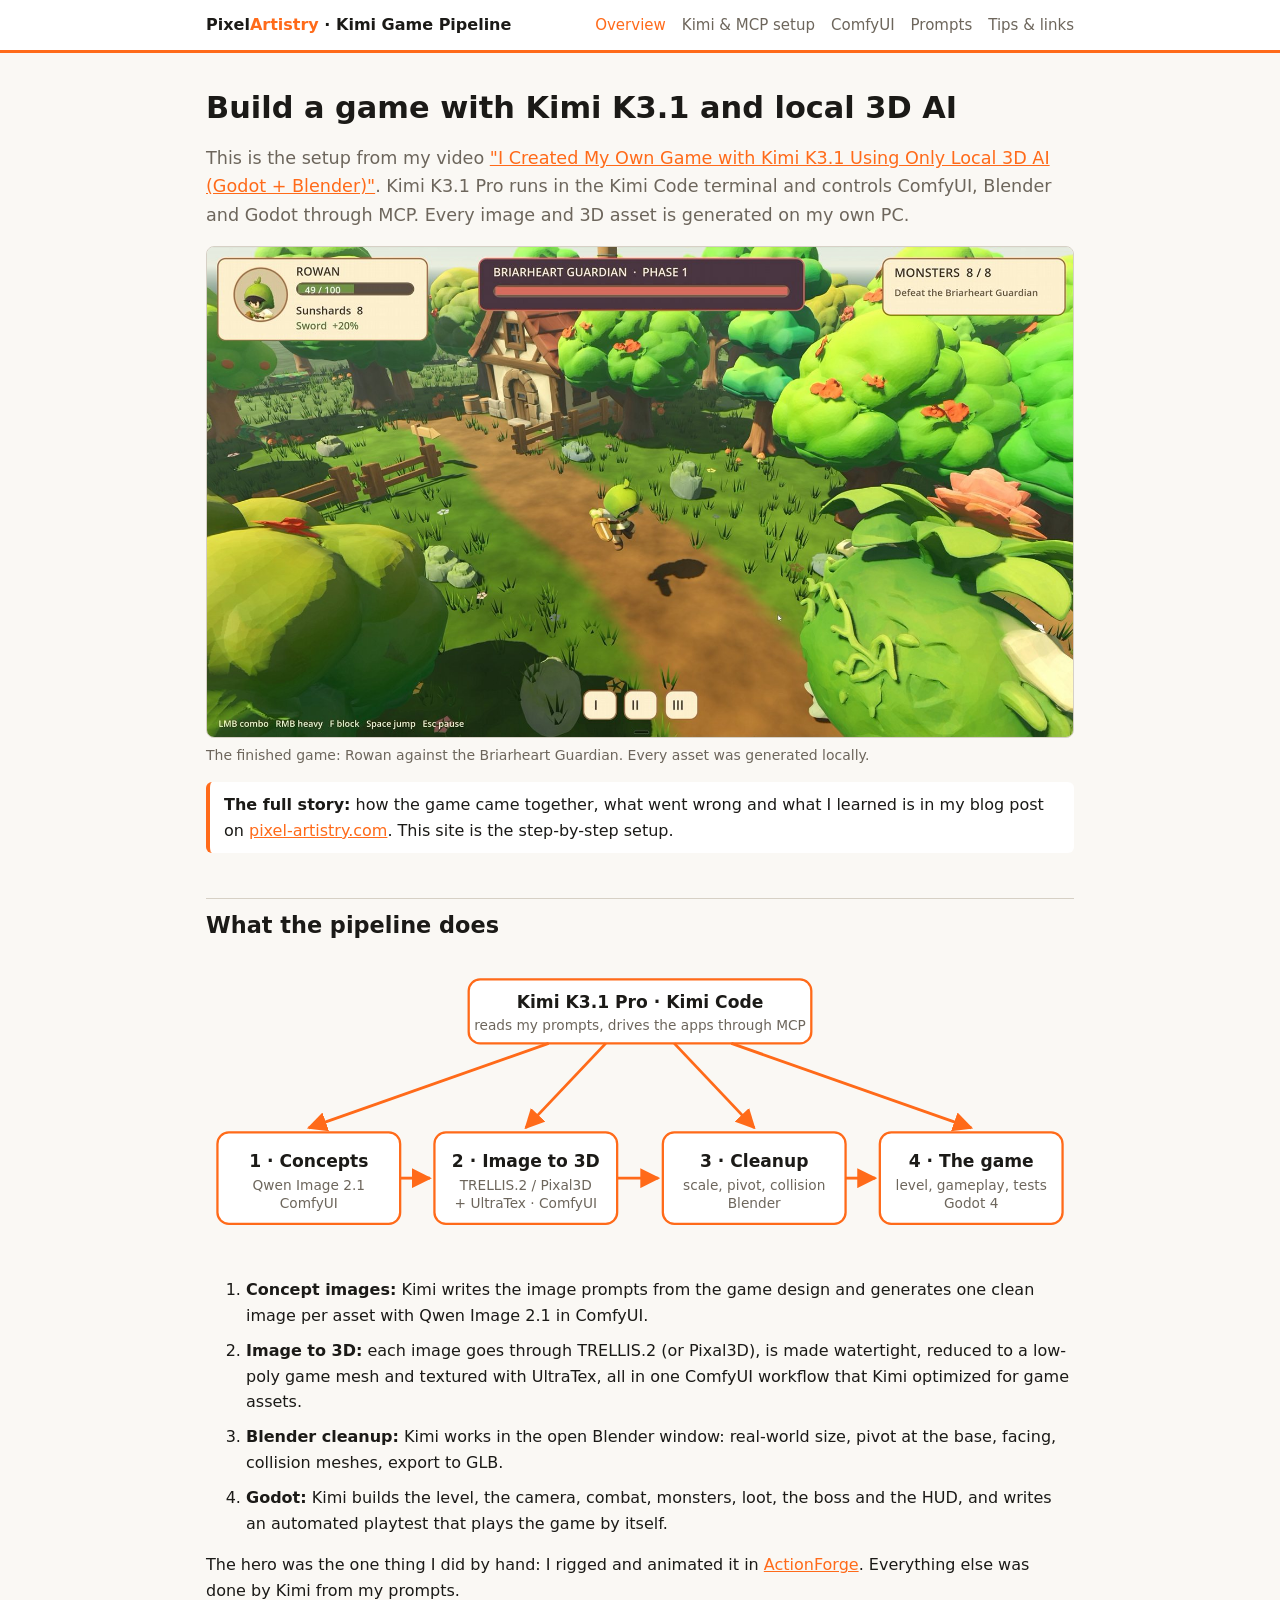
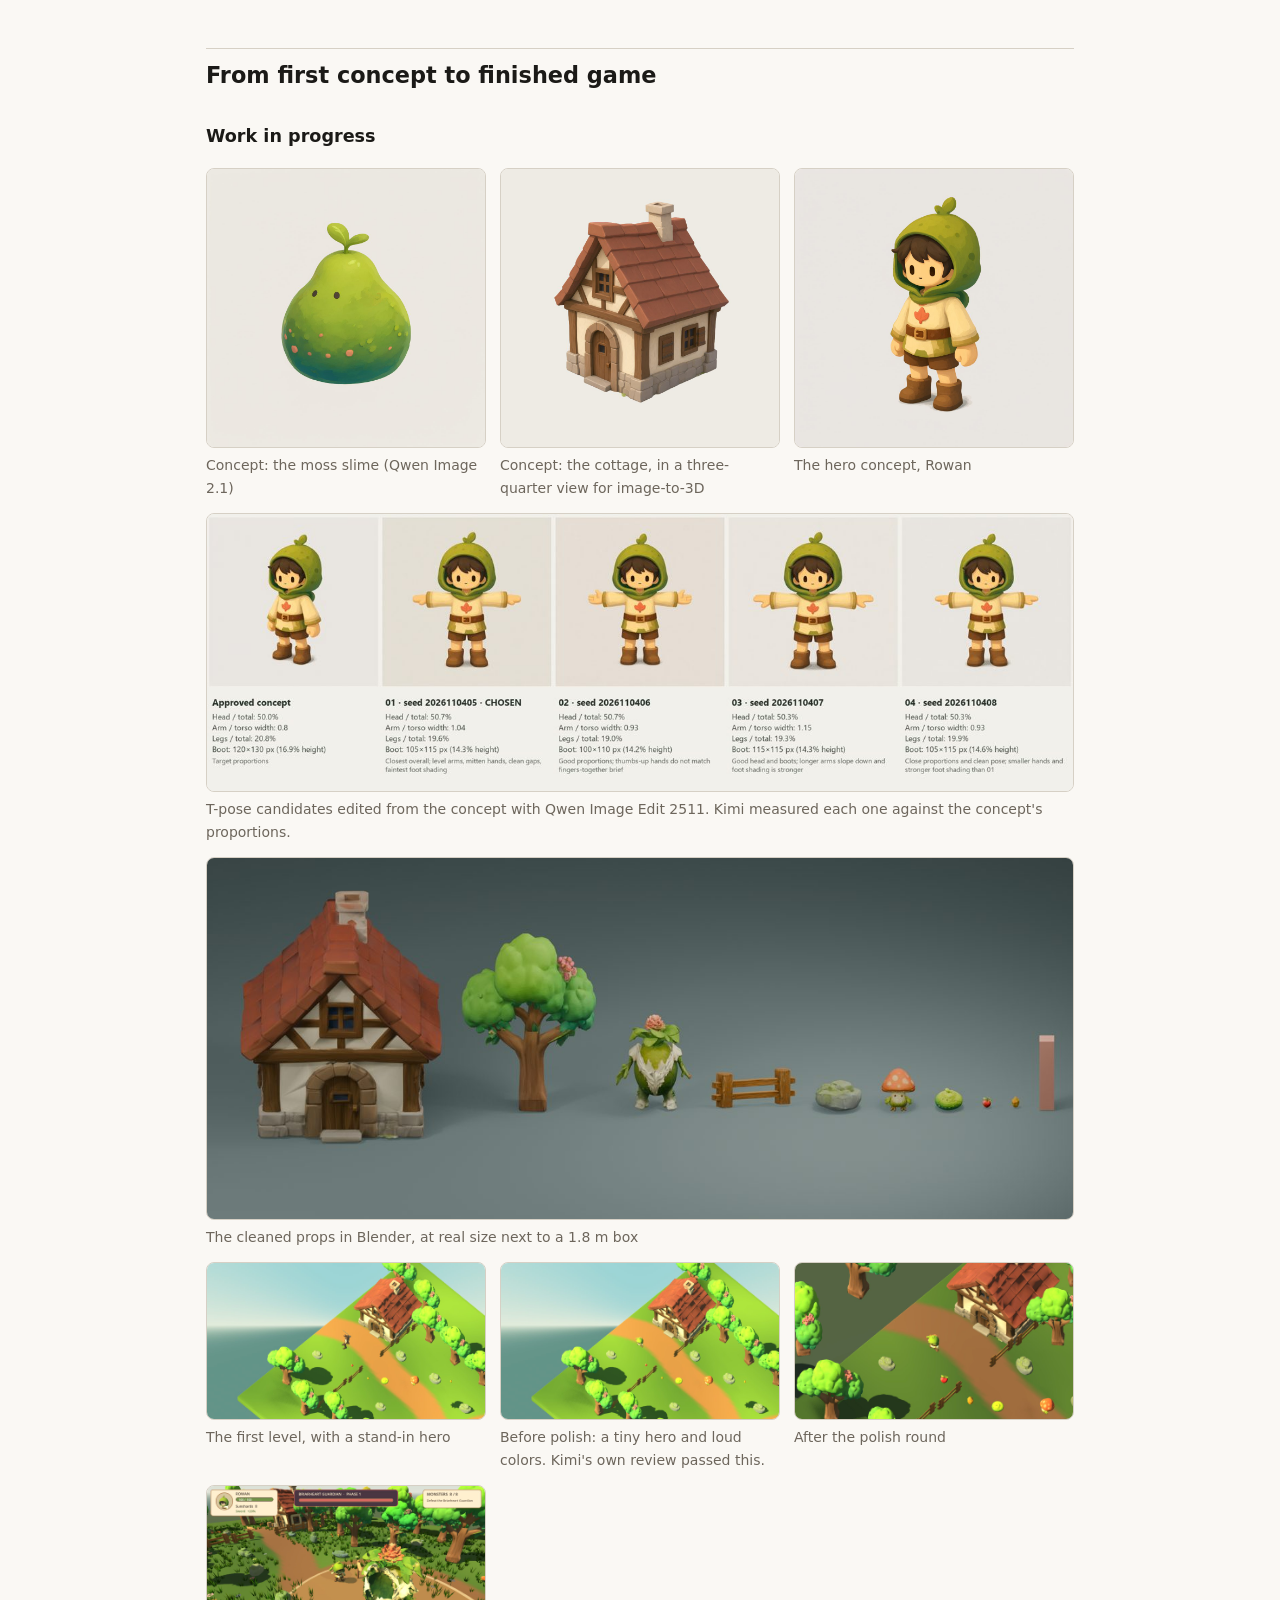
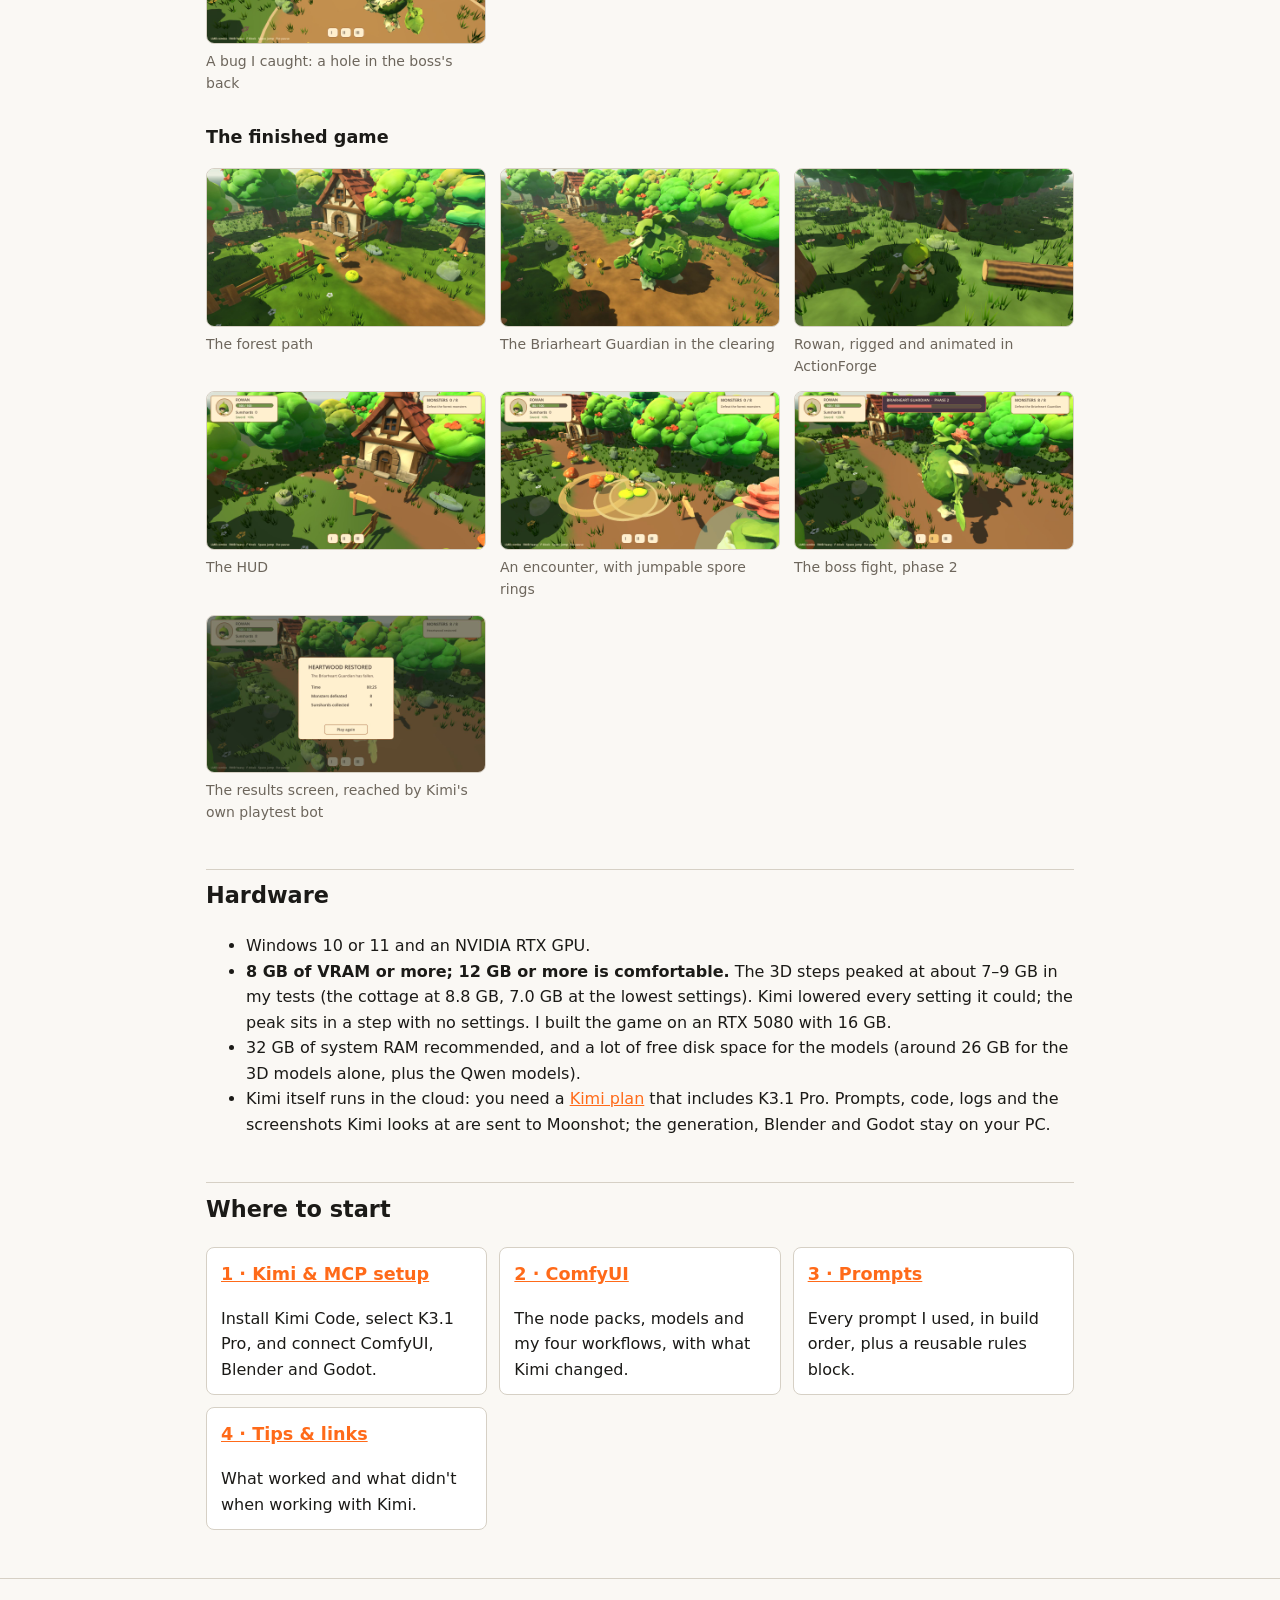
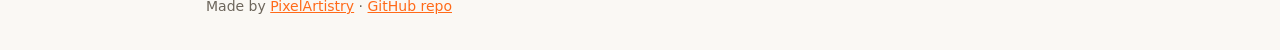
<file: docs/index.html>
<!doctype html>
<html lang="en">
<head>
<meta charset="utf-8">
<meta name="viewport" content="width=device-width, initial-scale=1">
<title>Kimi Game Pipeline · PixelArtistry</title>
<meta name="description" content="Rebuild my setup: Kimi K3.1 Pro in Kimi Code drives ComfyUI, Blender and Godot through MCP, with every asset generated locally.">
<link rel="stylesheet" href="assets/style.css">
</head>
<body>
<header class="site"><div class="inner">
  <a class="brand" href="index.html">Pixel<span>Artistry</span> · Kimi Game Pipeline</a>
  <nav>
    <a href="index.html" aria-current="page">Overview</a>
    <a href="setup.html">Kimi &amp; MCP setup</a>
    <a href="comfyui.html">ComfyUI</a>
    <a href="prompts.html">Prompts</a>
    <a href="tips.html">Tips &amp; links</a>
  </nav>
</div></header>

<main>
<h1>Build a game with Kimi K3.1 and local 3D AI</h1>
<p class="lead">This is the setup from my video <a href="https://www.youtube.com/@PixelArtistry_">"I Created My Own Game with Kimi K3.1 Using Only Local 3D AI (Godot + Blender)"</a>. Kimi K3.1 Pro runs in the Kimi Code terminal and controls ComfyUI, Blender and Godot through MCP. Every image and 3D asset is generated on my own PC.</p>
<figure class="hero-shot">
  <img src="images/cover-boss-fight.jpg" alt="The finished game: Rowan with his sword on the forest path, facing the Briarheart Guardian, with the HUD at the top" width="1600" height="904">
  <figcaption>The finished game: Rowan against the Briarheart Guardian. Every asset was generated locally.</figcaption>
</figure>
<p class="note"><strong>The full story:</strong> how the game came together, what went wrong and what I learned is in my blog post on <a href="https://pixel-artistry.com/blog/kimi-game-pipeline/">pixel-artistry.com</a>. This site is the step-by-step setup.</p>

<h2 id="pipeline">What the pipeline does</h2>
<div class="diagram" role="img" aria-label="Pipeline: Kimi K3.1 Pro in Kimi Code controls four steps through MCP: concept images and image-to-3D in ComfyUI, cleanup in Blender, and the game in Godot.">
<svg viewBox="0 0 760 250" xmlns="http://www.w3.org/2000/svg">
  <defs><marker id="ah" viewBox="0 0 10 10" refX="9" refY="5" markerWidth="7" markerHeight="7" orient="auto"><path class="head" d="M0,0 L10,5 L0,10 z"/></marker></defs>
  <rect class="box" x="230" y="10" width="300" height="56" rx="10"/>
  <text class="label" x="380" y="35" text-anchor="middle">Kimi K3.1 Pro · Kimi Code</text>
  <text class="sub" x="380" y="54" text-anchor="middle">reads my prompts, drives the apps through MCP</text>
  <path class="arrow" d="M300,66 L90,140" marker-end="url(#ah)"/>
  <path class="arrow" d="M350,66 L280,140" marker-end="url(#ah)"/>
  <path class="arrow" d="M410,66 L480,140" marker-end="url(#ah)"/>
  <path class="arrow" d="M460,66 L670,140" marker-end="url(#ah)"/>
  <rect class="box" x="10" y="144" width="160" height="80" rx="10"/>
  <text class="label" x="90" y="174" text-anchor="middle">1 · Concepts</text>
  <text class="sub" x="90" y="194" text-anchor="middle">Qwen Image 2.1</text>
  <text class="sub" x="90" y="210" text-anchor="middle">ComfyUI</text>
  <rect class="box" x="200" y="144" width="160" height="80" rx="10"/>
  <text class="label" x="280" y="174" text-anchor="middle">2 · Image to 3D</text>
  <text class="sub" x="280" y="194" text-anchor="middle">TRELLIS.2 / Pixal3D</text>
  <text class="sub" x="280" y="210" text-anchor="middle">+ UltraTex · ComfyUI</text>
  <rect class="box" x="400" y="144" width="160" height="80" rx="10"/>
  <text class="label" x="480" y="174" text-anchor="middle">3 · Cleanup</text>
  <text class="sub" x="480" y="194" text-anchor="middle">scale, pivot, collision</text>
  <text class="sub" x="480" y="210" text-anchor="middle">Blender</text>
  <rect class="box" x="590" y="144" width="160" height="80" rx="10"/>
  <text class="label" x="670" y="174" text-anchor="middle">4 · The game</text>
  <text class="sub" x="670" y="194" text-anchor="middle">level, gameplay, tests</text>
  <text class="sub" x="670" y="210" text-anchor="middle">Godot 4</text>
  <path class="arrow" d="M170,184 L196,184" marker-end="url(#ah)"/>
  <path class="arrow" d="M360,184 L396,184" marker-end="url(#ah)"/>
  <path class="arrow" d="M560,184 L586,184" marker-end="url(#ah)"/>
</svg>
</div>
<ol class="steps">
  <li><strong>Concept images:</strong> Kimi writes the image prompts from the game design and generates one clean image per asset with Qwen Image 2.1 in ComfyUI.</li>
  <li><strong>Image to 3D:</strong> each image goes through TRELLIS.2 (or Pixal3D), is made watertight, reduced to a low-poly game mesh and textured with UltraTex, all in one ComfyUI workflow that Kimi optimized for game assets.</li>
  <li><strong>Blender cleanup:</strong> Kimi works in the open Blender window: real-world size, pivot at the base, facing, collision meshes, export to GLB.</li>
  <li><strong>Godot:</strong> Kimi builds the level, the camera, combat, monsters, loot, the boss and the HUD, and writes an automated playtest that plays the game by itself.</li>
</ol>
<p>The hero was the one thing I did by hand: I rigged and animated it in <a href="https://actionforge.app">ActionForge</a>. Everything else was done by Kimi from my prompts.</p>

<h2 id="screenshots">From first concept to finished game</h2>
<h3>Work in progress</h3>
<div class="gallery">
  <figure><img src="images/wip-01-concept-moss-slime.jpg" alt="Concept image of a moss slime" loading="lazy" width="1024" height="1024"><figcaption>Concept: the moss slime (Qwen Image 2.1)</figcaption></figure>
  <figure><img src="images/wip-02-concept-cottage.jpg" alt="Concept image of the village cottage" loading="lazy" width="1024" height="1024"><figcaption>Concept: the cottage, in a three-quarter view for image-to-3D</figcaption></figure>
  <figure><img src="images/wip-03-hero-concept.jpg" alt="Concept of the hero Rowan" loading="lazy" width="1024" height="1024"><figcaption>The hero concept, Rowan</figcaption></figure>
  <figure class="wide"><img src="images/wip-04-hero-tpose-candidates.jpg" alt="The approved hero concept next to four T-pose candidates with measured proportions" loading="lazy" width="1280" height="410"><figcaption>T-pose candidates edited from the concept with Qwen Image Edit 2511. Kimi measured each one against the concept's proportions.</figcaption></figure>
  <figure class="wide"><img src="images/wip-05-props-lineup.jpg" alt="All cleaned 3D props side by side at real size" loading="lazy" width="1280" height="533"><figcaption>The cleaned props in Blender, at real size next to a 1.8 m box</figcaption></figure>
  <figure><img src="images/wip-06-first-level.jpg" alt="The first version of the level from a high camera" loading="lazy" width="1280" height="720"><figcaption>The first level, with a stand-in hero</figcaption></figure>
  <figure><img src="images/wip-07-polish-before.jpg" alt="The level before the polish round: tiny hero, strong colors" loading="lazy" width="1280" height="720"><figcaption>Before polish: a tiny hero and loud colors. Kimi's own review passed this.</figcaption></figure>
  <figure><img src="images/wip-08-polish-after.jpg" alt="The level after the polish round: closer camera, softer colors" loading="lazy" width="1280" height="720"><figcaption>After the polish round</figcaption></figure>
  <figure><img src="images/wip-09-guardian-hole.jpg" alt="The boss fight with a large hole in the guardian's back" loading="lazy" width="1280" height="720"><figcaption>A bug I caught: a hole in the boss's back</figcaption></figure>
</div>
<h3>The finished game</h3>
<div class="gallery">
  <figure><img src="images/final-02-path.jpg" alt="Rowan on the forest path with pickups" loading="lazy" width="1280" height="720"><figcaption>The forest path</figcaption></figure>
  <figure><img src="images/final-03-clearing.jpg" alt="The Briarheart Guardian in the clearing" loading="lazy" width="1280" height="720"><figcaption>The Briarheart Guardian in the clearing</figcaption></figure>
  <figure><img src="images/final-04-meadow.jpg" alt="Rowan with his sword in the meadow" loading="lazy" width="1280" height="720"><figcaption>Rowan, rigged and animated in ActionForge</figcaption></figure>
  <figure><img src="images/final-05-hud.jpg" alt="The HUD with health, sunshards and monster counter" loading="lazy" width="1280" height="720"><figcaption>The HUD</figcaption></figure>
  <figure><img src="images/final-06-encounter.jpg" alt="A fight against slimes and sporecaps with spore-ring telegraphs" loading="lazy" width="1280" height="720"><figcaption>An encounter, with jumpable spore rings</figcaption></figure>
  <figure><img src="images/final-07-boss-phase-2.jpg" alt="The boss fight in phase 2" loading="lazy" width="1280" height="720"><figcaption>The boss fight, phase 2</figcaption></figure>
  <figure><img src="images/final-08-results.jpg" alt="The results screen: Heartwood restored" loading="lazy" width="1280" height="720"><figcaption>The results screen, reached by Kimi's own playtest bot</figcaption></figure>
</div>

<h2 id="hardware">Hardware</h2>
<ul>
  <li>Windows 10 or 11 and an NVIDIA RTX GPU.</li>
  <li><strong>8 GB of VRAM or more; 12 GB or more is comfortable.</strong> The 3D steps peaked at about 7–9 GB in my tests (the cottage at 8.8 GB, 7.0 GB at the lowest settings). Kimi lowered every setting it could; the peak sits in a step with no settings. I built the game on an RTX 5080 with 16 GB.</li>
  <li>32 GB of system RAM recommended, and a lot of free disk space for the models (around 26 GB for the 3D models alone, plus the Qwen models).</li>
  <li>Kimi itself runs in the cloud: you need a <a href="https://www.kimi.com/membership/pricing">Kimi plan</a> that includes K3.1 Pro. Prompts, code, logs and the screenshots Kimi looks at are sent to Moonshot; the generation, Blender and Godot stay on your PC.</li>
</ul>

<h2 id="start">Where to start</h2>
<div class="cards">
  <div class="card"><h3><a href="setup.html">1 · Kimi &amp; MCP setup</a></h3>Install Kimi Code, select K3.1 Pro, and connect ComfyUI, Blender and Godot.</div>
  <div class="card"><h3><a href="comfyui.html">2 · ComfyUI</a></h3>The node packs, models and my four workflows, with what Kimi changed.</div>
  <div class="card"><h3><a href="prompts.html">3 · Prompts</a></h3>Every prompt I used, in build order, plus a reusable rules block.</div>
  <div class="card"><h3><a href="tips.html">4 · Tips &amp; links</a></h3>What worked and what didn't when working with Kimi.</div>
</div>
</main>

<footer><div class="inner">
  Made by <a href="https://www.youtube.com/@PixelArtistry_">PixelArtistry</a> · <a href="https://github.com/pixelartistry/PixelArtistry-Kimi-Game-Pipeline">GitHub repo</a>
</div></footer>
</body>
</html>
</file>
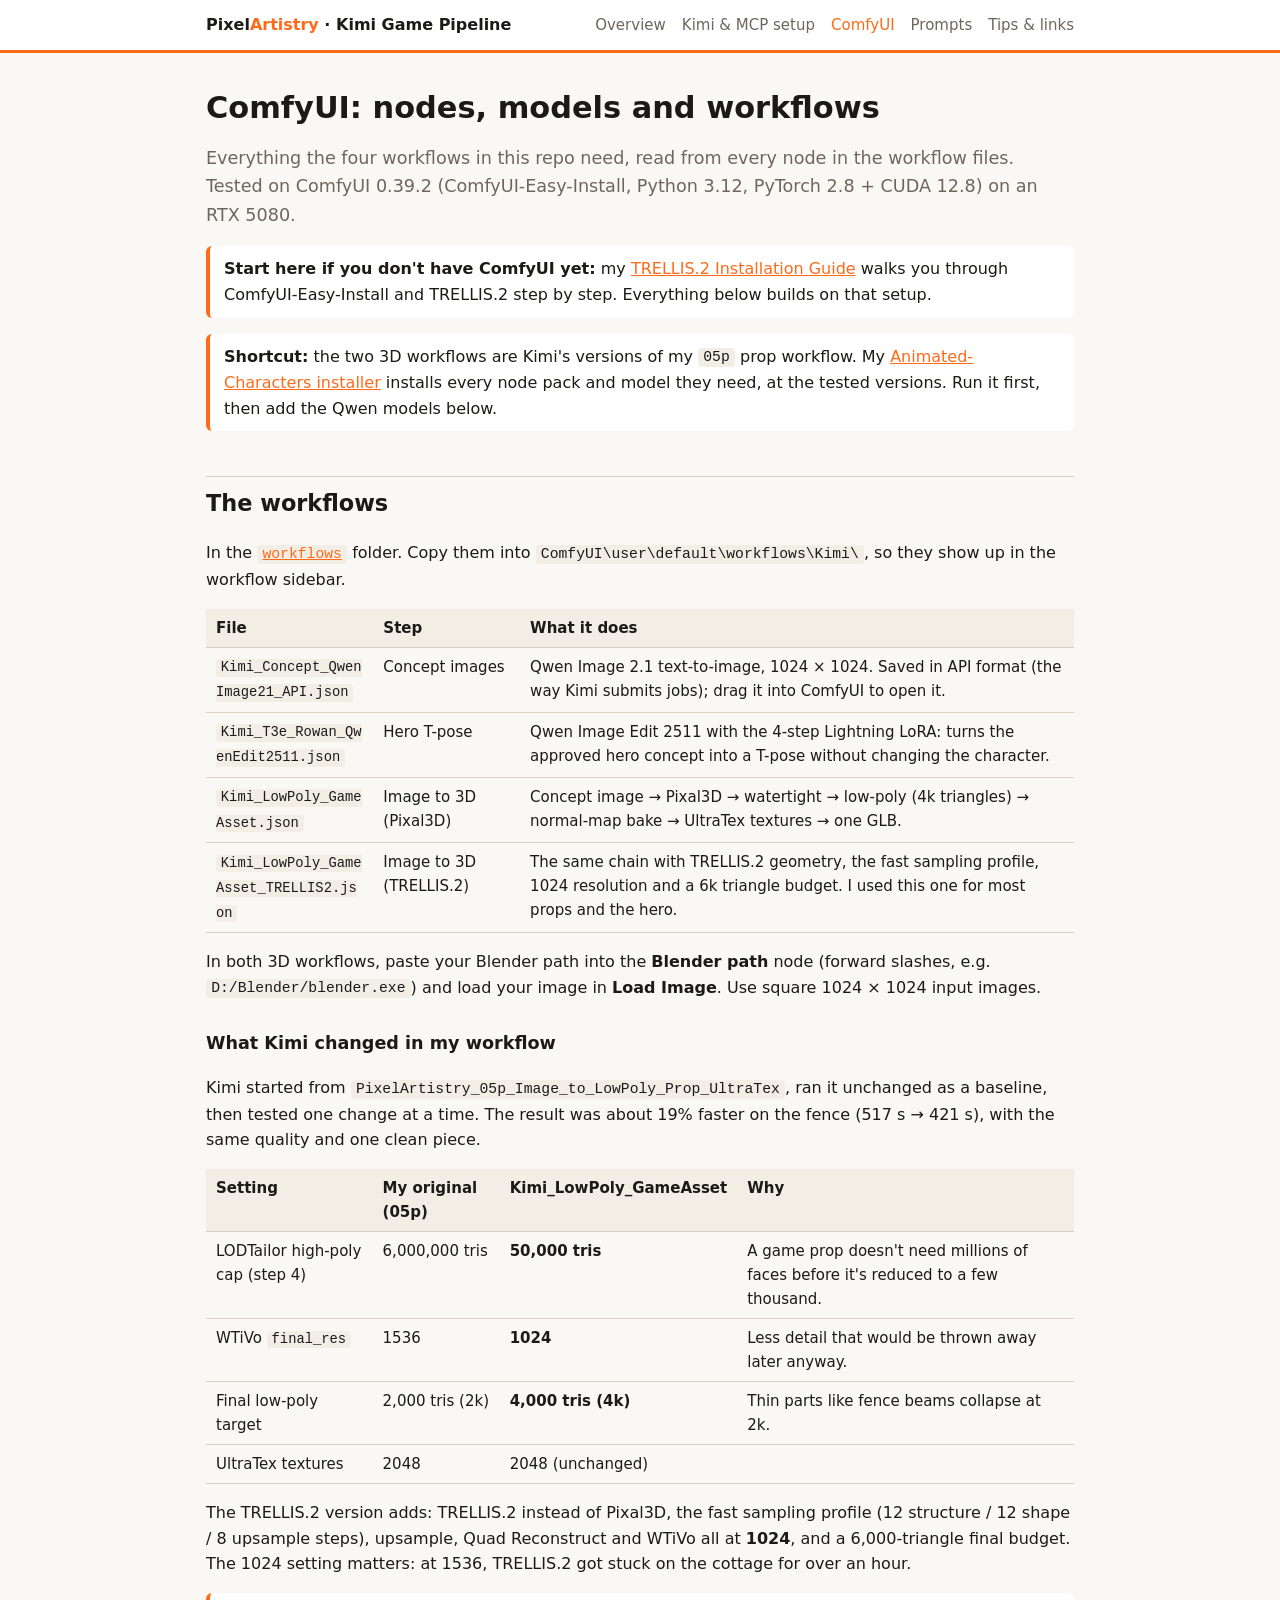
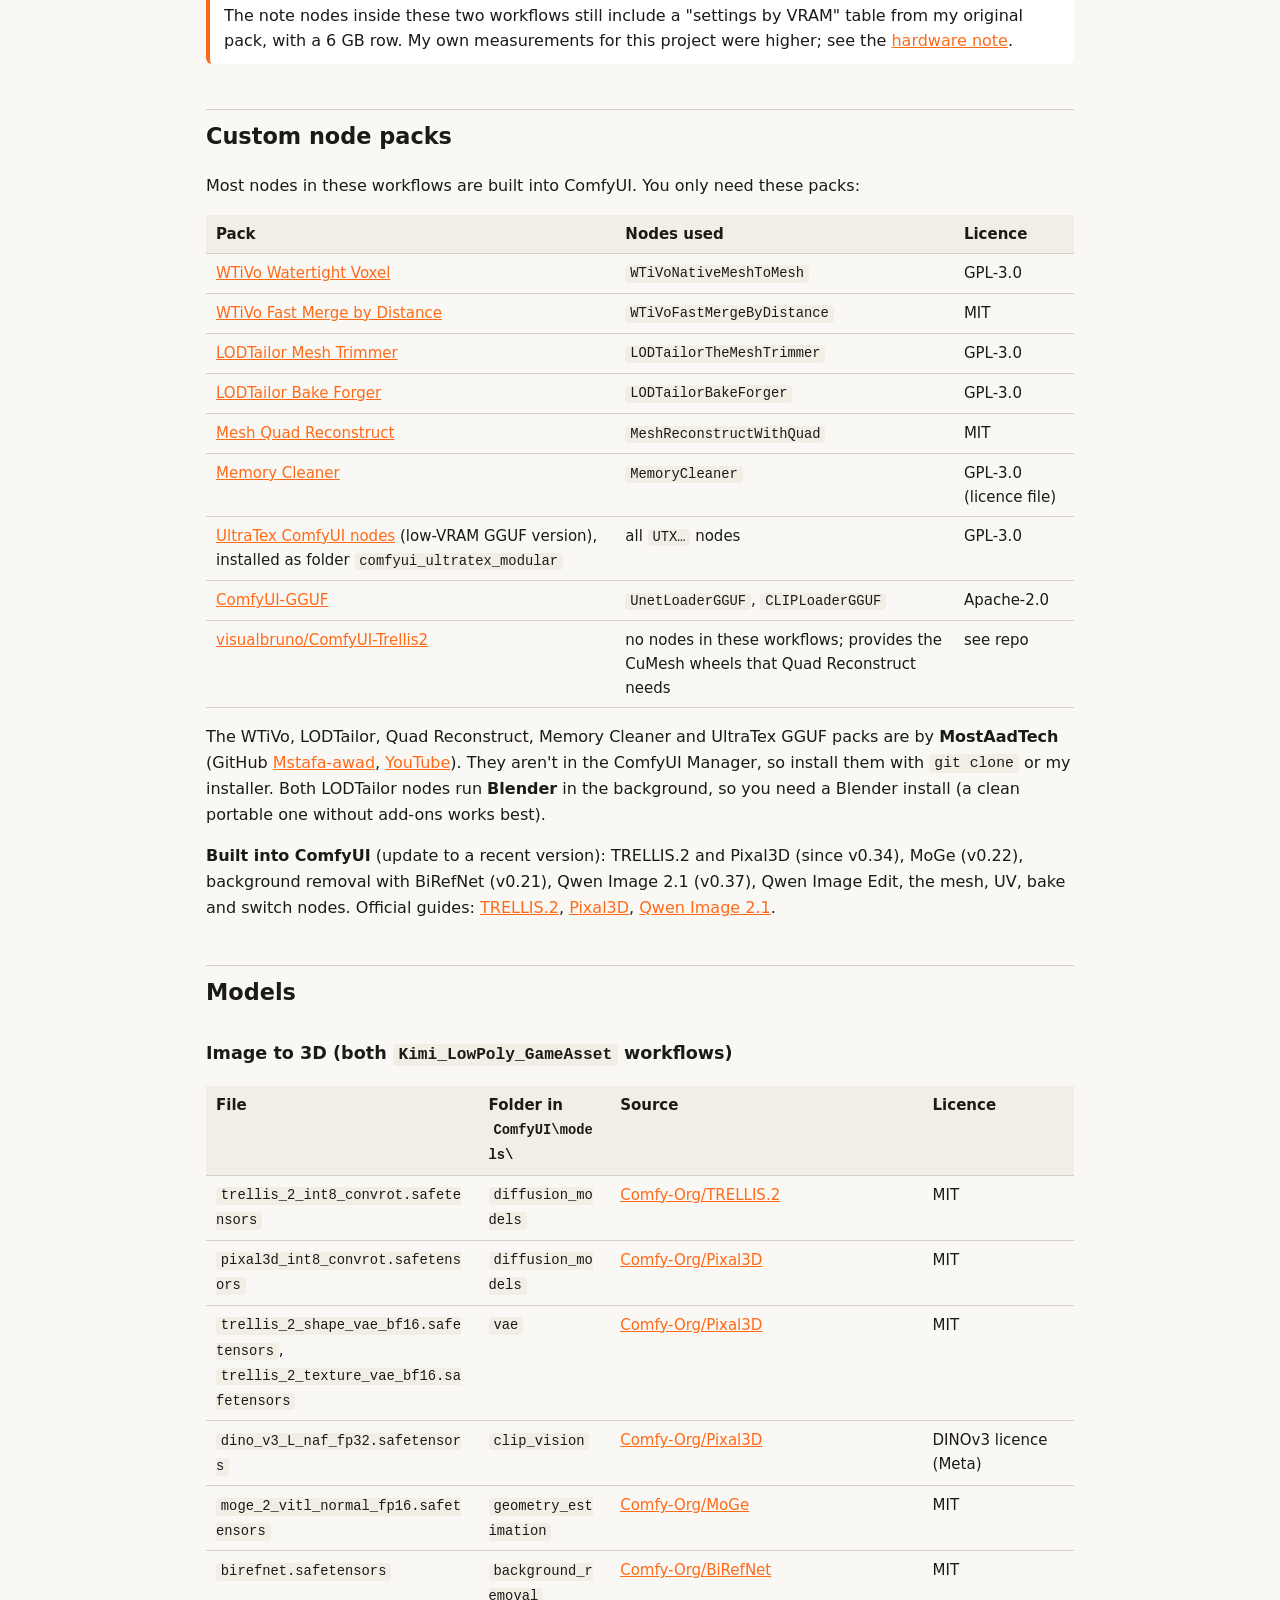
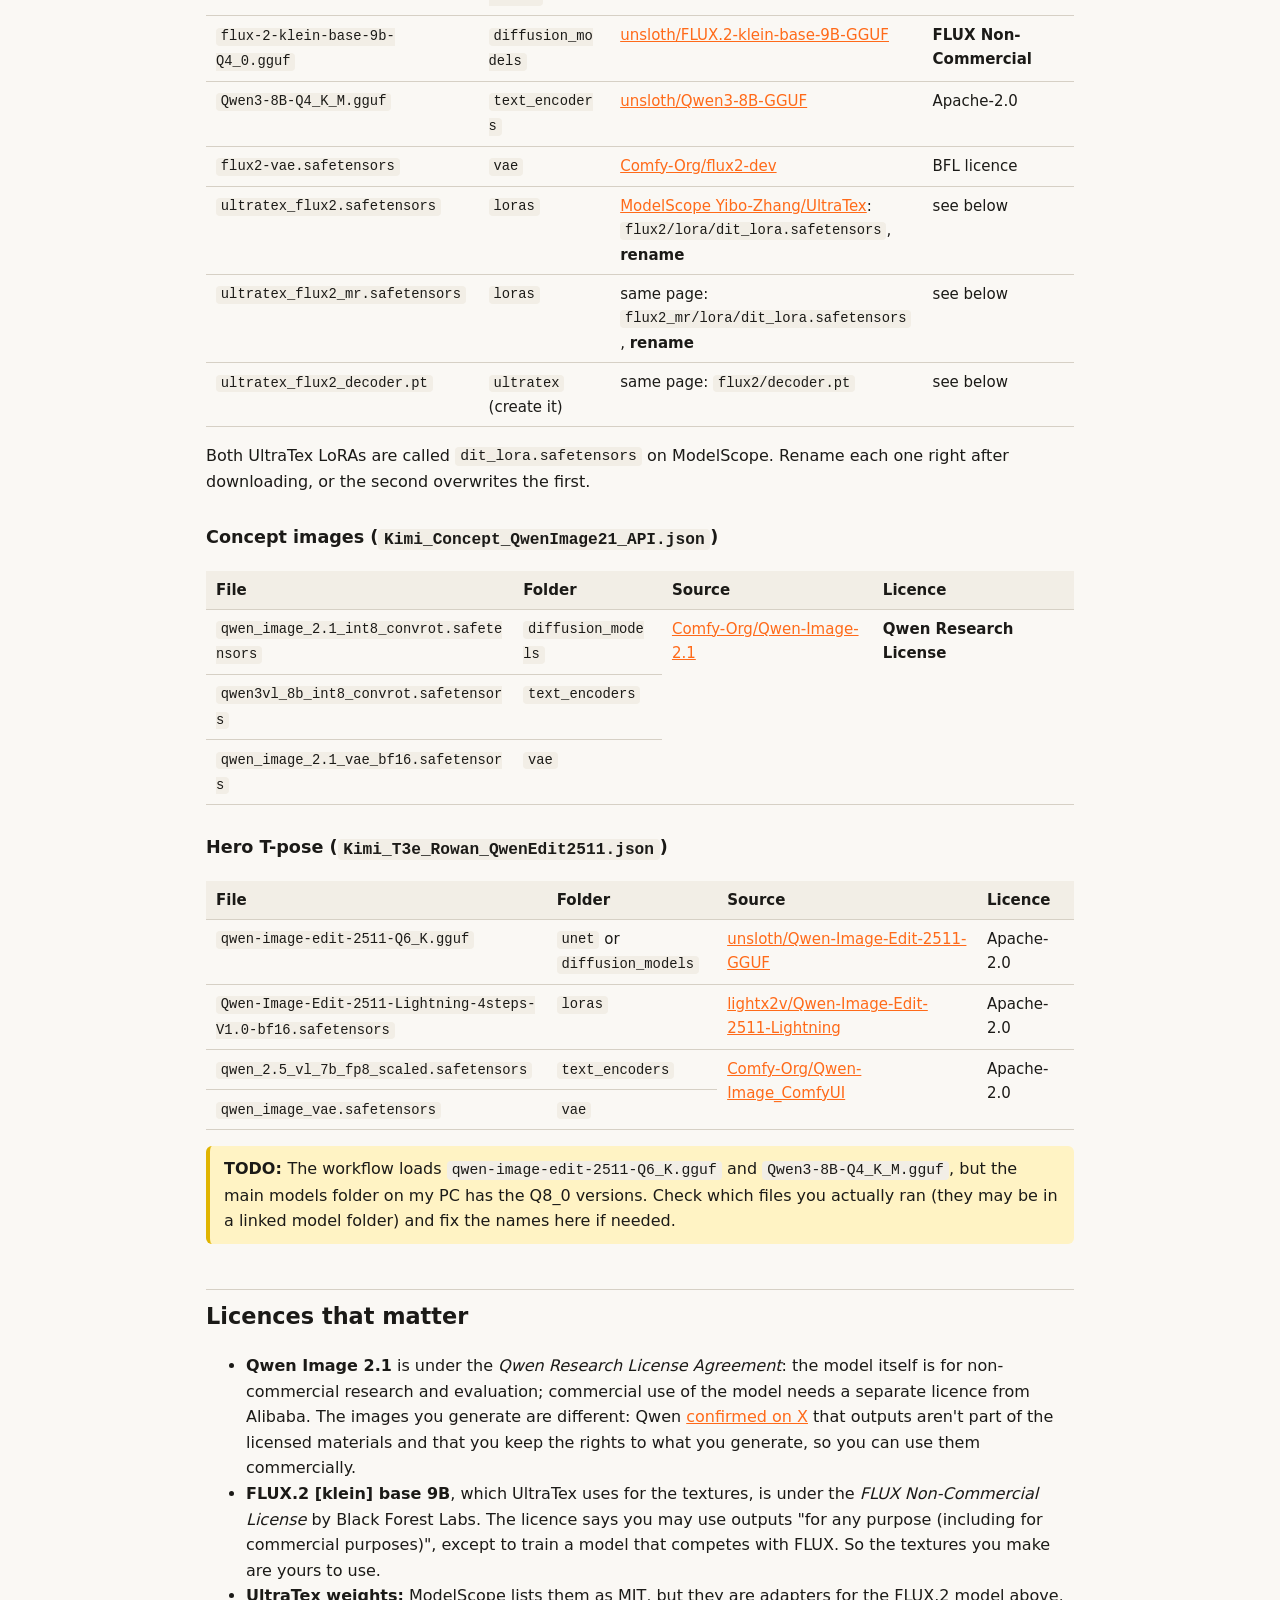
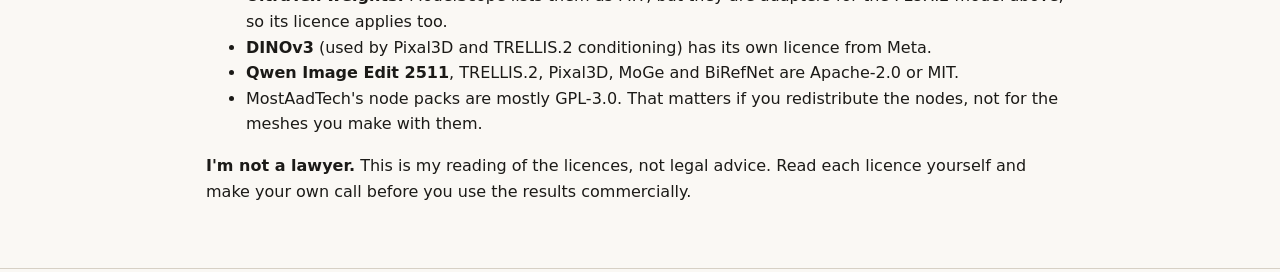
<file: docs/comfyui.html>
<!doctype html>
<html lang="en">
<head>
<meta charset="utf-8">
<meta name="viewport" content="width=device-width, initial-scale=1">
<title>ComfyUI Requirements · Kimi Game Pipeline</title>
<meta name="description" content="Custom nodes, models and workflows for the local concept-to-3D part of the Kimi game pipeline.">
<link rel="stylesheet" href="assets/style.css">
</head>
<body>
<header class="site"><div class="inner">
  <a class="brand" href="index.html">Pixel<span>Artistry</span> · Kimi Game Pipeline</a>
  <nav>
    <a href="index.html">Overview</a>
    <a href="setup.html">Kimi &amp; MCP setup</a>
    <a href="comfyui.html" aria-current="page">ComfyUI</a>
    <a href="prompts.html">Prompts</a>
    <a href="tips.html">Tips &amp; links</a>
  </nav>
</div></header>

<main>
<h1>ComfyUI: nodes, models and workflows</h1>
<p class="lead">Everything the four workflows in this repo need, read from every node in the workflow files. Tested on ComfyUI 0.39.2 (ComfyUI-Easy-Install, Python 3.12, PyTorch 2.8 + CUDA 12.8) on an RTX 5080.</p>

<div class="note"><strong>Start here if you don't have ComfyUI yet:</strong> my <a href="https://pixel-artistry.com/Trellis2InstallationGuide">TRELLIS.2 Installation Guide</a> walks you through ComfyUI-Easy-Install and TRELLIS.2 step by step. Everything below builds on that setup.</div>

<div class="note"><strong>Shortcut:</strong> the two 3D workflows are Kimi's versions of my <code>05p</code> prop workflow. My <a href="https://github.com/pixelartistry/PixelArtistry-Animated-Characters">Animated-Characters installer</a> installs every node pack and model they need, at the tested versions. Run it first, then add the Qwen models below.</div>

<h2 id="workflows">The workflows</h2>
<p>In the <a href="https://github.com/pixelartistry/PixelArtistry-Kimi-Game-Pipeline/tree/main/workflows"><code>workflows</code></a> folder. Copy them into <code>ComfyUI\user\default\workflows\Kimi\</code>, so they show up in the workflow sidebar.</p>
<div class="table-wrap"><table>
  <tr><th>File</th><th>Step</th><th>What it does</th></tr>
  <tr><td><code>Kimi_Concept_QwenImage21_API.json</code></td><td>Concept images</td><td>Qwen Image 2.1 text-to-image, 1024 × 1024. Saved in API format (the way Kimi submits jobs); drag it into ComfyUI to open it.</td></tr>
  <tr><td><code>Kimi_T3e_Rowan_QwenEdit2511.json</code></td><td>Hero T-pose</td><td>Qwen Image Edit 2511 with the 4-step Lightning LoRA: turns the approved hero concept into a T-pose without changing the character.</td></tr>
  <tr><td><code>Kimi_LowPoly_GameAsset.json</code></td><td>Image to 3D (Pixal3D)</td><td>Concept image → Pixal3D → watertight → low-poly (4k triangles) → normal-map bake → UltraTex textures → one GLB.</td></tr>
  <tr><td><code>Kimi_LowPoly_GameAsset_TRELLIS2.json</code></td><td>Image to 3D (TRELLIS.2)</td><td>The same chain with TRELLIS.2 geometry, the fast sampling profile, 1024 resolution and a 6k triangle budget. I used this one for most props and the hero.</td></tr>
</table></div>
<p>In both 3D workflows, paste your Blender path into the <strong>Blender path</strong> node (forward slashes, e.g. <code>D:/Blender/blender.exe</code>) and load your image in <strong>Load Image</strong>. Use square 1024 × 1024 input images.</p>

<h3 id="changes">What Kimi changed in my workflow</h3>
<p>Kimi started from <code>PixelArtistry_05p_Image_to_LowPoly_Prop_UltraTex</code>, ran it unchanged as a baseline, then tested one change at a time. The result was about 19% faster on the fence (517 s → 421 s), with the same quality and one clean piece.</p>
<div class="table-wrap"><table>
  <tr><th>Setting</th><th>My original (05p)</th><th>Kimi_LowPoly_GameAsset</th><th>Why</th></tr>
  <tr><td>LODTailor high-poly cap (step 4)</td><td>6,000,000 tris</td><td><strong>50,000 tris</strong></td><td>A game prop doesn't need millions of faces before it's reduced to a few thousand.</td></tr>
  <tr><td>WTiVo <code>final_res</code></td><td>1536</td><td><strong>1024</strong></td><td>Less detail that would be thrown away later anyway.</td></tr>
  <tr><td>Final low-poly target</td><td>2,000 tris (2k)</td><td><strong>4,000 tris (4k)</strong></td><td>Thin parts like fence beams collapse at 2k.</td></tr>
  <tr><td>UltraTex textures</td><td>2048</td><td>2048 (unchanged)</td><td></td></tr>
</table></div>
<p>The TRELLIS.2 version adds: TRELLIS.2 instead of Pixal3D, the fast sampling profile (12 structure / 12 shape / 8 upsample steps), upsample, Quad Reconstruct and WTiVo all at <strong>1024</strong>, and a 6,000-triangle final budget. The 1024 setting matters: at 1536, TRELLIS.2 got stuck on the cottage for over an hour.</p>
<div class="note">The note nodes inside these two workflows still include a "settings by VRAM" table from my original pack, with a 6 GB row. My own measurements for this project were higher; see the <a href="index.html#hardware">hardware note</a>.</div>

<h2 id="nodes">Custom node packs</h2>
<p>Most nodes in these workflows are built into ComfyUI. You only need these packs:</p>
<div class="table-wrap"><table>
  <tr><th>Pack</th><th>Nodes used</th><th>Licence</th></tr>
  <tr><td><a href="https://github.com/Mstafa-awad/WTiVo-WatertightVoxel-ComfyuiNode">WTiVo Watertight Voxel</a></td><td><code>WTiVoNativeMeshToMesh</code></td><td>GPL-3.0</td></tr>
  <tr><td><a href="https://github.com/Mstafa-awad/WTiVo-FastMergeByDistance">WTiVo Fast Merge by Distance</a></td><td><code>WTiVoFastMergeByDistance</code></td><td>MIT</td></tr>
  <tr><td><a href="https://github.com/Mstafa-awad/LODTailor-The-Mesh-Trimmer-ComfyuiNode">LODTailor Mesh Trimmer</a></td><td><code>LODTailorTheMeshTrimmer</code></td><td>GPL-3.0</td></tr>
  <tr><td><a href="https://github.com/Mstafa-awad/LODTailor-Bake-Forger">LODTailor Bake Forger</a></td><td><code>LODTailorBakeForger</code></td><td>GPL-3.0</td></tr>
  <tr><td><a href="https://github.com/Mstafa-awad/ComfyUI-Mesh-Quad-Reconstruct">Mesh Quad Reconstruct</a></td><td><code>MeshReconstructWithQuad</code></td><td>MIT</td></tr>
  <tr><td><a href="https://github.com/Mstafa-awad/ComfyUI-Memory-Cleaner">Memory Cleaner</a></td><td><code>MemoryCleaner</code></td><td>GPL-3.0 (licence file)</td></tr>
  <tr><td><a href="https://github.com/Mstafa-awad/UltraTex-ComfyUI-nodes">UltraTex ComfyUI nodes</a> (low-VRAM GGUF version), installed as folder <code>comfyui_ultratex_modular</code></td><td>all <code>UTX…</code> nodes</td><td>GPL-3.0</td></tr>
  <tr><td><a href="https://github.com/city96/ComfyUI-GGUF">ComfyUI-GGUF</a></td><td><code>UnetLoaderGGUF</code>, <code>CLIPLoaderGGUF</code></td><td>Apache-2.0</td></tr>
  <tr><td><a href="https://github.com/visualbruno/ComfyUI-Trellis2">visualbruno/ComfyUI-Trellis2</a></td><td>no nodes in these workflows; provides the CuMesh wheels that Quad Reconstruct needs</td><td>see repo</td></tr>
</table></div>
<p>The WTiVo, LODTailor, Quad Reconstruct, Memory Cleaner and UltraTex GGUF packs are by <strong>MostAadTech</strong> (GitHub <a href="https://github.com/Mstafa-awad">Mstafa-awad</a>, <a href="https://www.youtube.com/@MostAadTech">YouTube</a>). They aren't in the ComfyUI Manager, so install them with <code>git clone</code> or my installer. Both LODTailor nodes run <strong>Blender</strong> in the background, so you need a Blender install (a clean portable one without add-ons works best).</p>
<p><strong>Built into ComfyUI</strong> (update to a recent version): TRELLIS.2 and Pixal3D (since v0.34), MoGe (v0.22), background removal with BiRefNet (v0.21), Qwen Image 2.1 (v0.37), Qwen Image Edit, the mesh, UV, bake and switch nodes. Official guides: <a href="https://docs.comfy.org/tutorials/3d/trellis2">TRELLIS.2</a>, <a href="https://docs.comfy.org/tutorials/3d/pixal3d">Pixal3D</a>, <a href="https://docs.comfy.org/tutorials/image/qwen/qwen-image-2-1">Qwen Image 2.1</a>.</p>

<h2 id="models">Models</h2>
<h3>Image to 3D (both <code>Kimi_LowPoly_GameAsset</code> workflows)</h3>
<div class="table-wrap"><table>
  <tr><th>File</th><th>Folder in <code>ComfyUI\models\</code></th><th>Source</th><th>Licence</th></tr>
  <tr><td><code>trellis_2_int8_convrot.safetensors</code></td><td><code>diffusion_models</code></td><td><a href="https://huggingface.co/Comfy-Org/TRELLIS.2">Comfy-Org/TRELLIS.2</a></td><td>MIT</td></tr>
  <tr><td><code>pixal3d_int8_convrot.safetensors</code></td><td><code>diffusion_models</code></td><td><a href="https://huggingface.co/Comfy-Org/Pixal3D">Comfy-Org/Pixal3D</a></td><td>MIT</td></tr>
  <tr><td><code>trellis_2_shape_vae_bf16.safetensors</code>, <code>trellis_2_texture_vae_bf16.safetensors</code></td><td><code>vae</code></td><td><a href="https://huggingface.co/Comfy-Org/Pixal3D">Comfy-Org/Pixal3D</a></td><td>MIT</td></tr>
  <tr><td><code>dino_v3_L_naf_fp32.safetensors</code></td><td><code>clip_vision</code></td><td><a href="https://huggingface.co/Comfy-Org/Pixal3D">Comfy-Org/Pixal3D</a></td><td>DINOv3 licence (Meta)</td></tr>
  <tr><td><code>moge_2_vitl_normal_fp16.safetensors</code></td><td><code>geometry_estimation</code></td><td><a href="https://huggingface.co/Comfy-Org/MoGe">Comfy-Org/MoGe</a></td><td>MIT</td></tr>
  <tr><td><code>birefnet.safetensors</code></td><td><code>background_removal</code></td><td><a href="https://huggingface.co/Comfy-Org/BiRefNet">Comfy-Org/BiRefNet</a></td><td>MIT</td></tr>
  <tr><td><code>flux-2-klein-base-9b-Q4_0.gguf</code></td><td><code>diffusion_models</code></td><td><a href="https://huggingface.co/unsloth/FLUX.2-klein-base-9B-GGUF">unsloth/FLUX.2-klein-base-9B-GGUF</a></td><td><strong>FLUX Non-Commercial</strong></td></tr>
  <tr><td><code>Qwen3-8B-Q4_K_M.gguf</code></td><td><code>text_encoders</code></td><td><a href="https://huggingface.co/unsloth/Qwen3-8B-GGUF">unsloth/Qwen3-8B-GGUF</a></td><td>Apache-2.0</td></tr>
  <tr><td><code>flux2-vae.safetensors</code></td><td><code>vae</code></td><td><a href="https://huggingface.co/Comfy-Org/flux2-dev/resolve/main/split_files/vae/flux2-vae.safetensors">Comfy-Org/flux2-dev</a></td><td>BFL licence</td></tr>
  <tr><td><code>ultratex_flux2.safetensors</code></td><td><code>loras</code></td><td><a href="https://www.modelscope.ai/models/Yibo-Zhang/UltraTex">ModelScope Yibo-Zhang/UltraTex</a>: <code>flux2/lora/dit_lora.safetensors</code>, <strong>rename</strong></td><td>see below</td></tr>
  <tr><td><code>ultratex_flux2_mr.safetensors</code></td><td><code>loras</code></td><td>same page: <code>flux2_mr/lora/dit_lora.safetensors</code>, <strong>rename</strong></td><td>see below</td></tr>
  <tr><td><code>ultratex_flux2_decoder.pt</code></td><td><code>ultratex</code> (create it)</td><td>same page: <code>flux2/decoder.pt</code></td><td>see below</td></tr>
</table></div>
<p>Both UltraTex LoRAs are called <code>dit_lora.safetensors</code> on ModelScope. Rename each one right after downloading, or the second overwrites the first.</p>

<h3>Concept images (<code>Kimi_Concept_QwenImage21_API.json</code>)</h3>
<div class="table-wrap"><table>
  <tr><th>File</th><th>Folder</th><th>Source</th><th>Licence</th></tr>
  <tr><td><code>qwen_image_2.1_int8_convrot.safetensors</code></td><td><code>diffusion_models</code></td><td rowspan="3"><a href="https://huggingface.co/Comfy-Org/Qwen-Image-2.1">Comfy-Org/Qwen-Image-2.1</a></td><td rowspan="3"><strong>Qwen Research License</strong></td></tr>
  <tr><td><code>qwen3vl_8b_int8_convrot.safetensors</code></td><td><code>text_encoders</code></td></tr>
  <tr><td><code>qwen_image_2.1_vae_bf16.safetensors</code></td><td><code>vae</code></td></tr>
</table></div>

<h3>Hero T-pose (<code>Kimi_T3e_Rowan_QwenEdit2511.json</code>)</h3>
<div class="table-wrap"><table>
  <tr><th>File</th><th>Folder</th><th>Source</th><th>Licence</th></tr>
  <tr><td><code>qwen-image-edit-2511-Q6_K.gguf</code></td><td><code>unet</code> or <code>diffusion_models</code></td><td><a href="https://huggingface.co/unsloth/Qwen-Image-Edit-2511-GGUF">unsloth/Qwen-Image-Edit-2511-GGUF</a></td><td>Apache-2.0</td></tr>
  <tr><td><code>Qwen-Image-Edit-2511-Lightning-4steps-V1.0-bf16.safetensors</code></td><td><code>loras</code></td><td><a href="https://huggingface.co/lightx2v/Qwen-Image-Edit-2511-Lightning">lightx2v/Qwen-Image-Edit-2511-Lightning</a></td><td>Apache-2.0</td></tr>
  <tr><td><code>qwen_2.5_vl_7b_fp8_scaled.safetensors</code></td><td><code>text_encoders</code></td><td rowspan="2"><a href="https://huggingface.co/Comfy-Org/Qwen-Image_ComfyUI">Comfy-Org/Qwen-Image_ComfyUI</a></td><td rowspan="2">Apache-2.0</td></tr>
  <tr><td><code>qwen_image_vae.safetensors</code></td><td><code>vae</code></td></tr>
</table></div>
<div class="todo">The workflow loads <code>qwen-image-edit-2511-Q6_K.gguf</code> and <code>Qwen3-8B-Q4_K_M.gguf</code>, but the main models folder on my PC has the Q8_0 versions. Check which files you actually ran (they may be in a linked model folder) and fix the names here if needed.</div>

<h2 id="licences">Licences that matter</h2>
<ul>
  <li><strong>Qwen Image 2.1</strong> is under the <em>Qwen Research License Agreement</em>: the model itself is for non-commercial research and evaluation; commercial use of the model needs a separate licence from Alibaba. The images you generate are different: Qwen <a href="https://x.com/QwenDevs/status/2101917379785838660">confirmed on X</a> that outputs aren't part of the licensed materials and that you keep the rights to what you generate, so you can use them commercially.</li>
  <li><strong>FLUX.2 [klein] base 9B</strong>, which UltraTex uses for the textures, is under the <em>FLUX Non-Commercial License</em> by Black Forest Labs. The licence says you may use outputs "for any purpose (including for commercial purposes)", except to train a model that competes with FLUX. So the textures you make are yours to use.</li>
  <li><strong>UltraTex weights:</strong> ModelScope lists them as MIT, but they are adapters for the FLUX.2 model above, so its licence applies too.</li>
  <li><strong>DINOv3</strong> (used by Pixal3D and TRELLIS.2 conditioning) has its own licence from Meta.</li>
  <li><strong>Qwen Image Edit 2511</strong>, TRELLIS.2, Pixal3D, MoGe and BiRefNet are Apache-2.0 or MIT.</li>
  <li>MostAadTech's node packs are mostly GPL-3.0. That matters if you redistribute the nodes, not for the meshes you make with them.</li>
</ul>
<p><strong>I'm not a lawyer.</strong> This is my reading of the licences, not legal advice. Read each licence yourself and make your own call before you use the results commercially.</p>
</main>

<footer><div class="inner">
  Made by <a href="https://www.youtube.com/@PixelArtistry_">PixelArtistry</a> · <a href="https://github.com/pixelartistry/PixelArtistry-Kimi-Game-Pipeline">GitHub repo</a>
</div></footer>
<script src="assets/copy.js"></script>
</body>
</html>
</file>
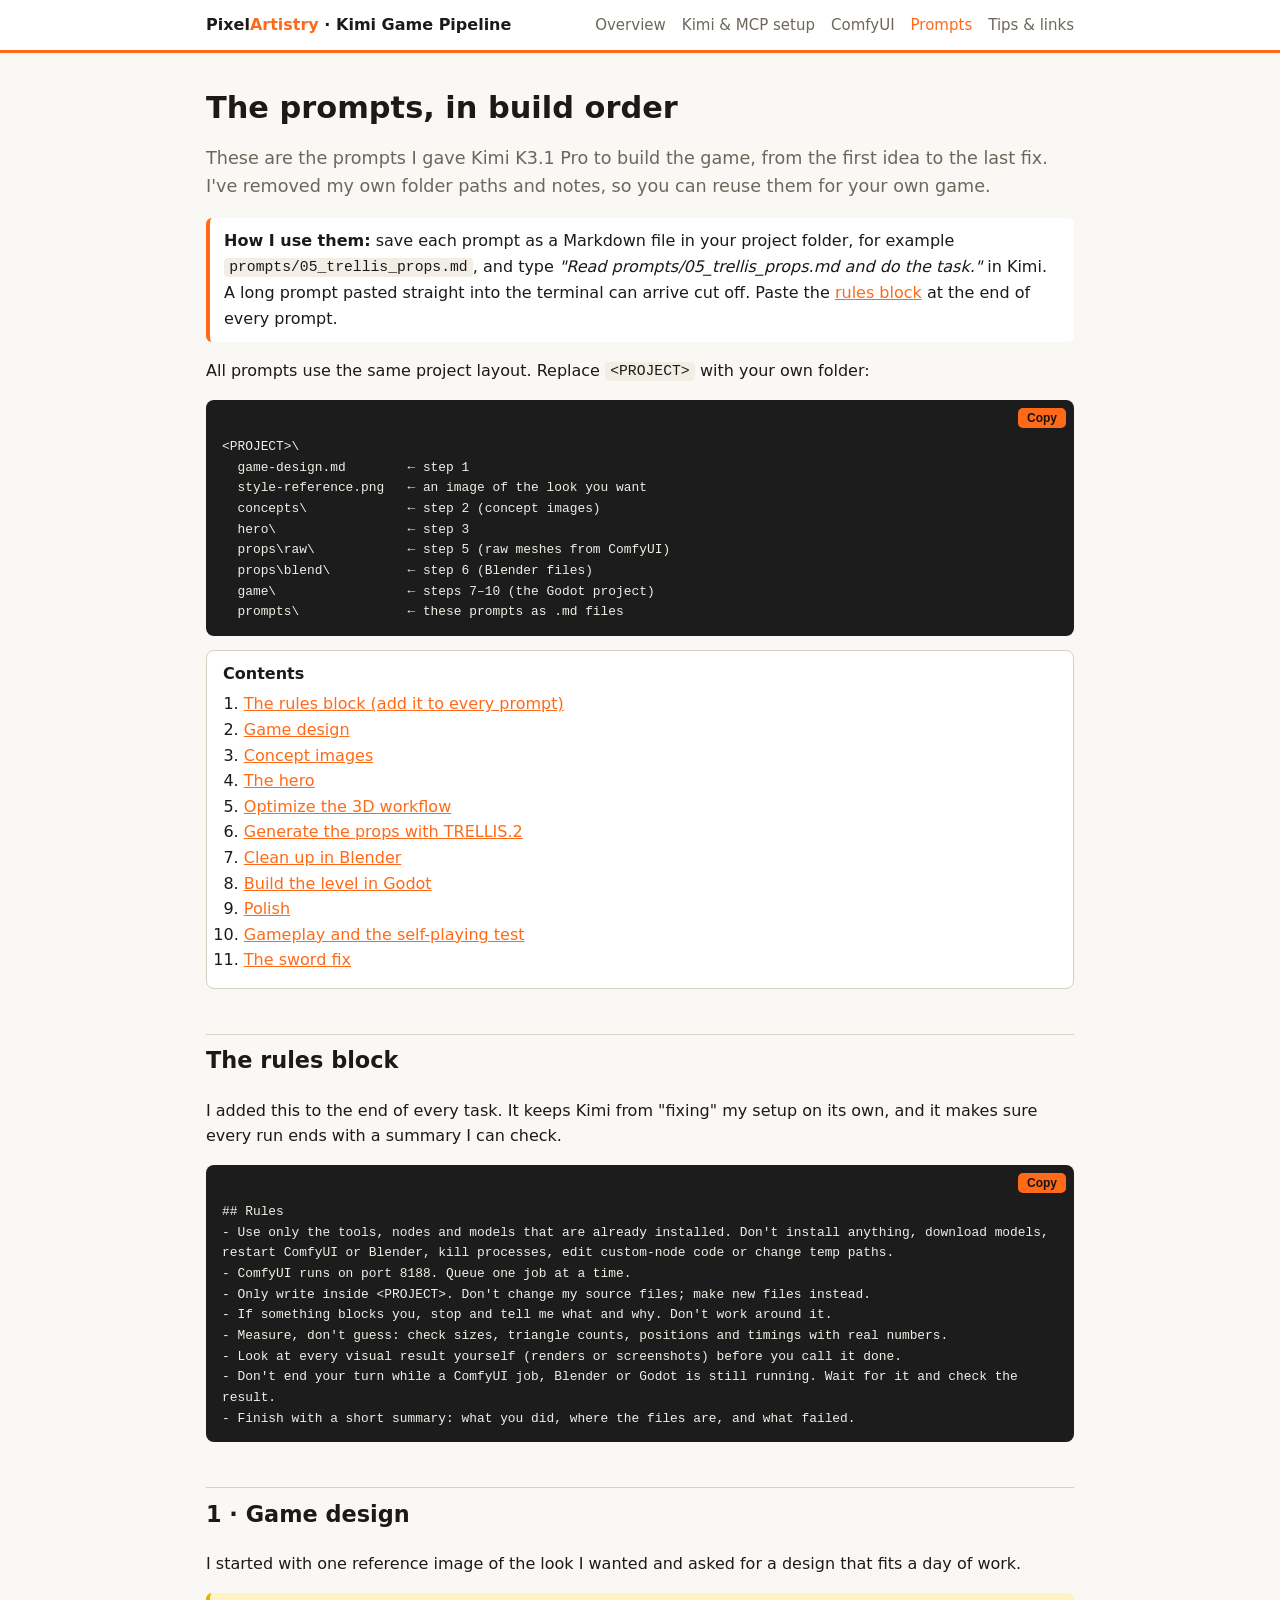
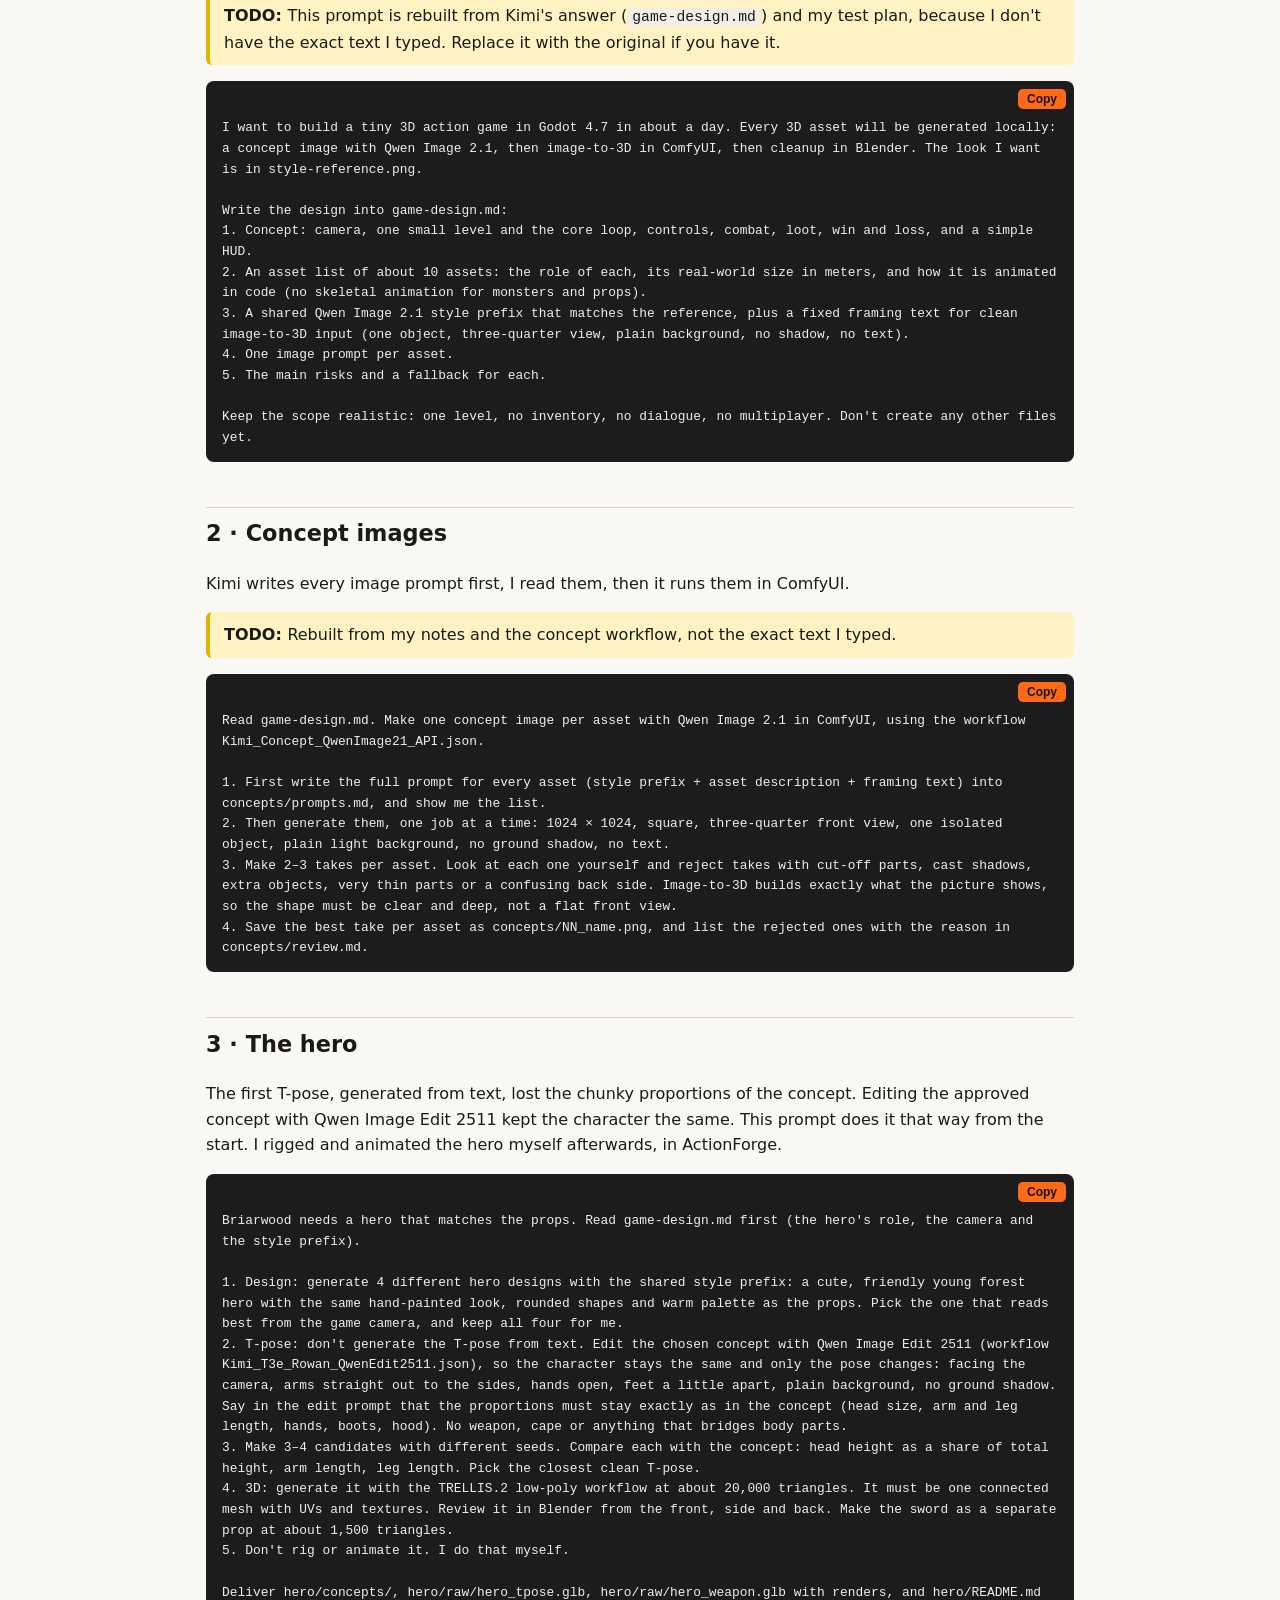
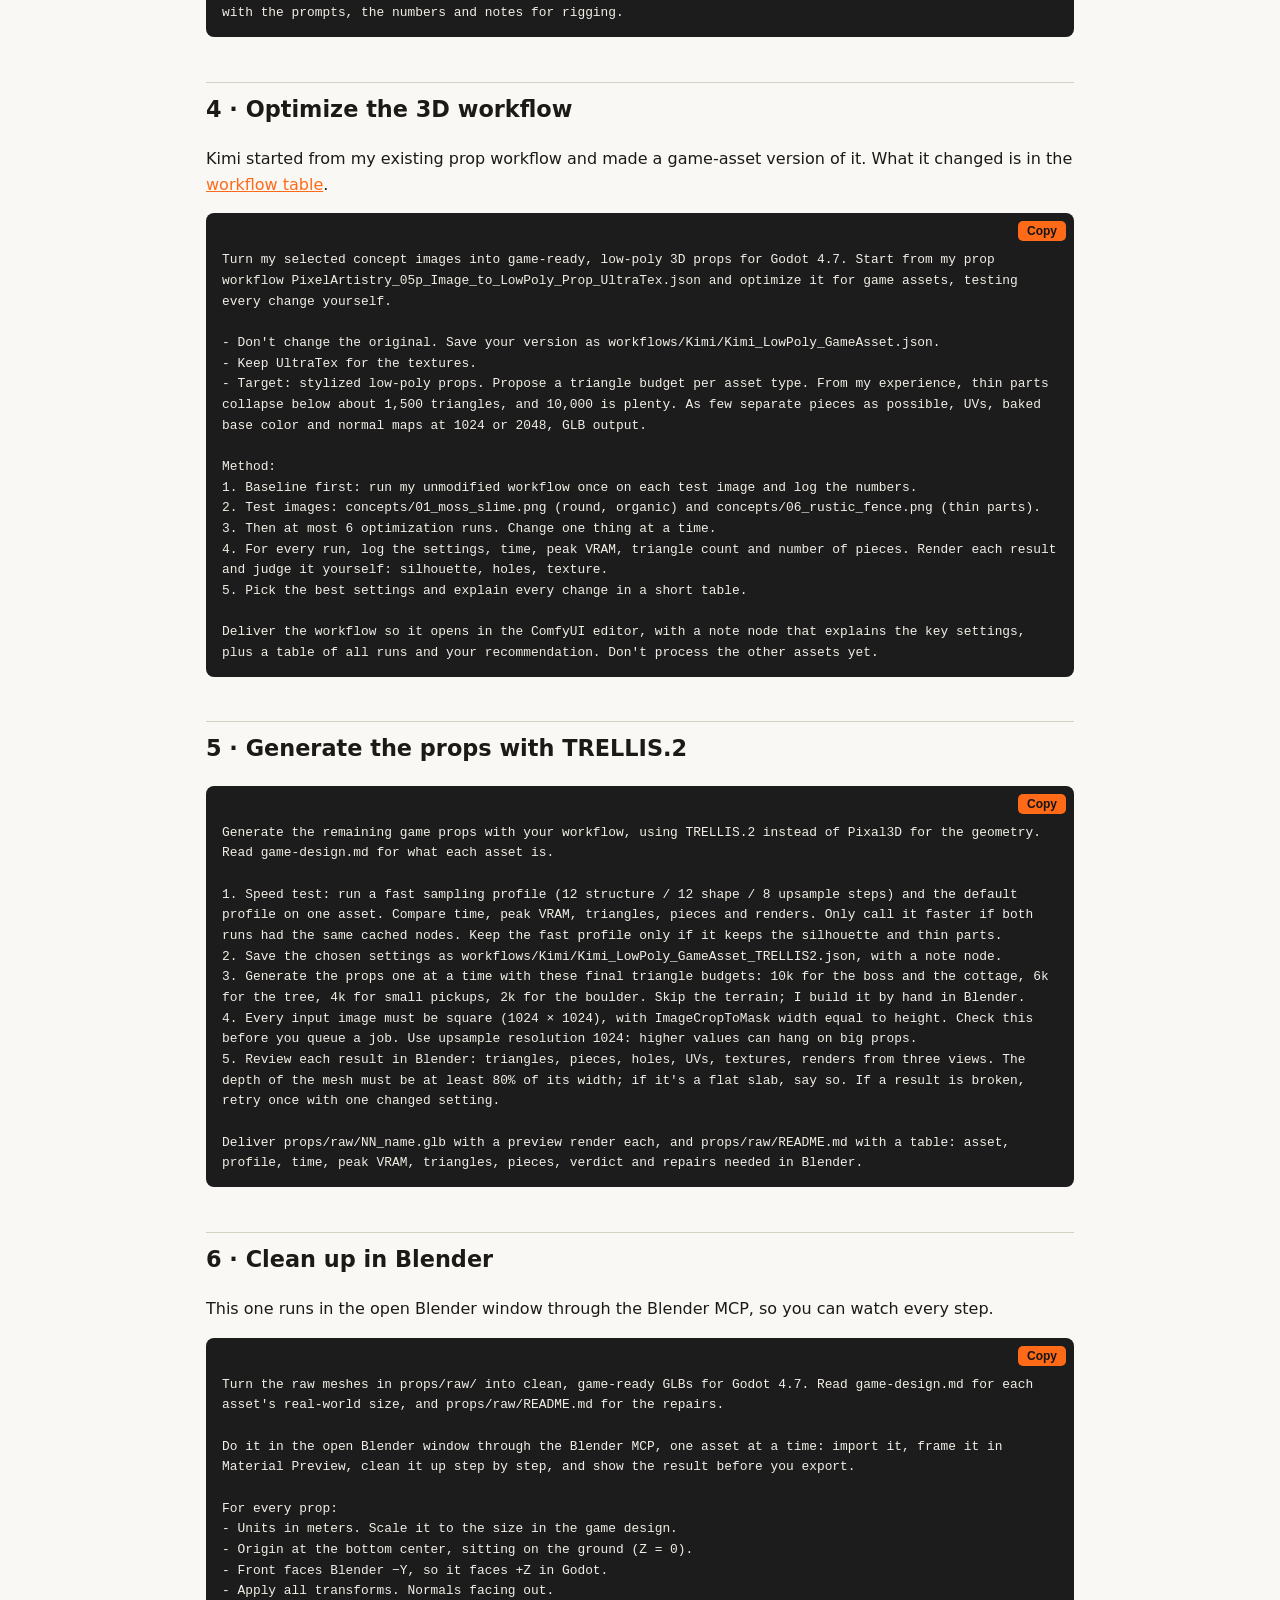
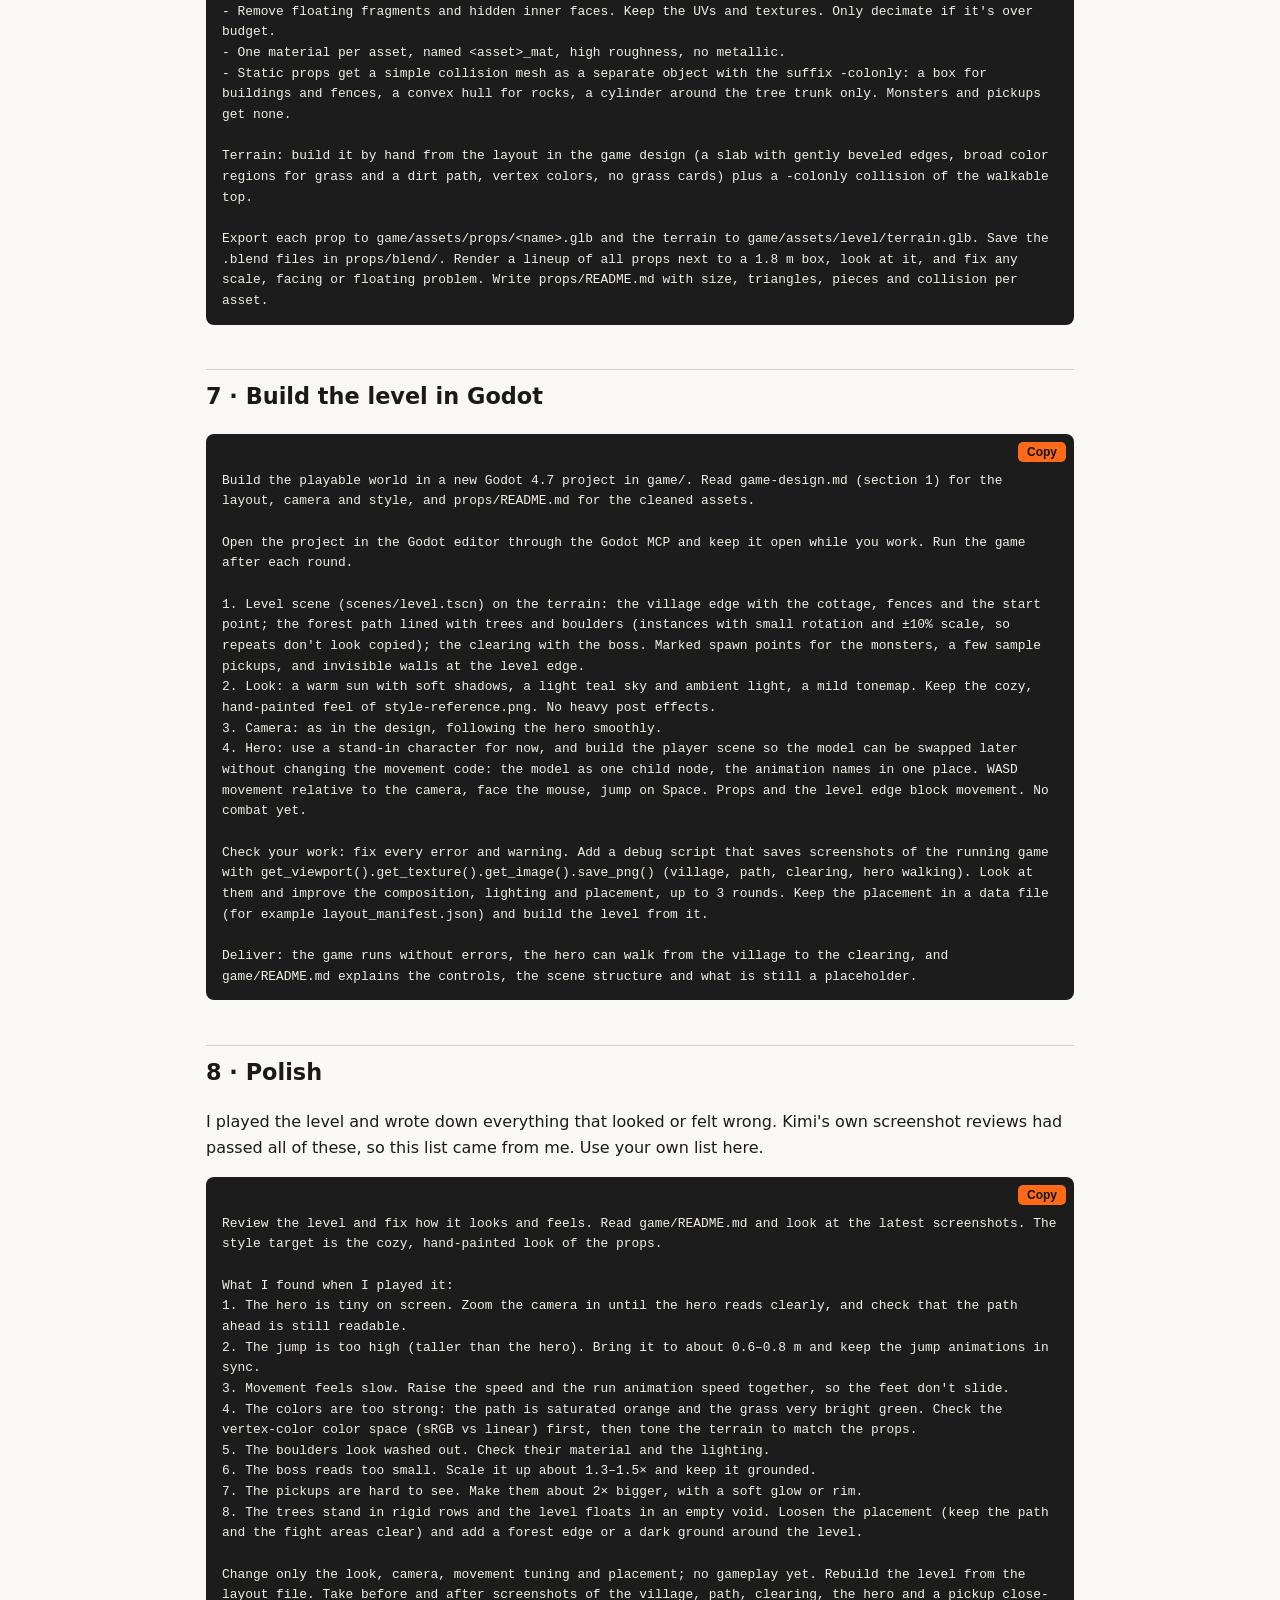
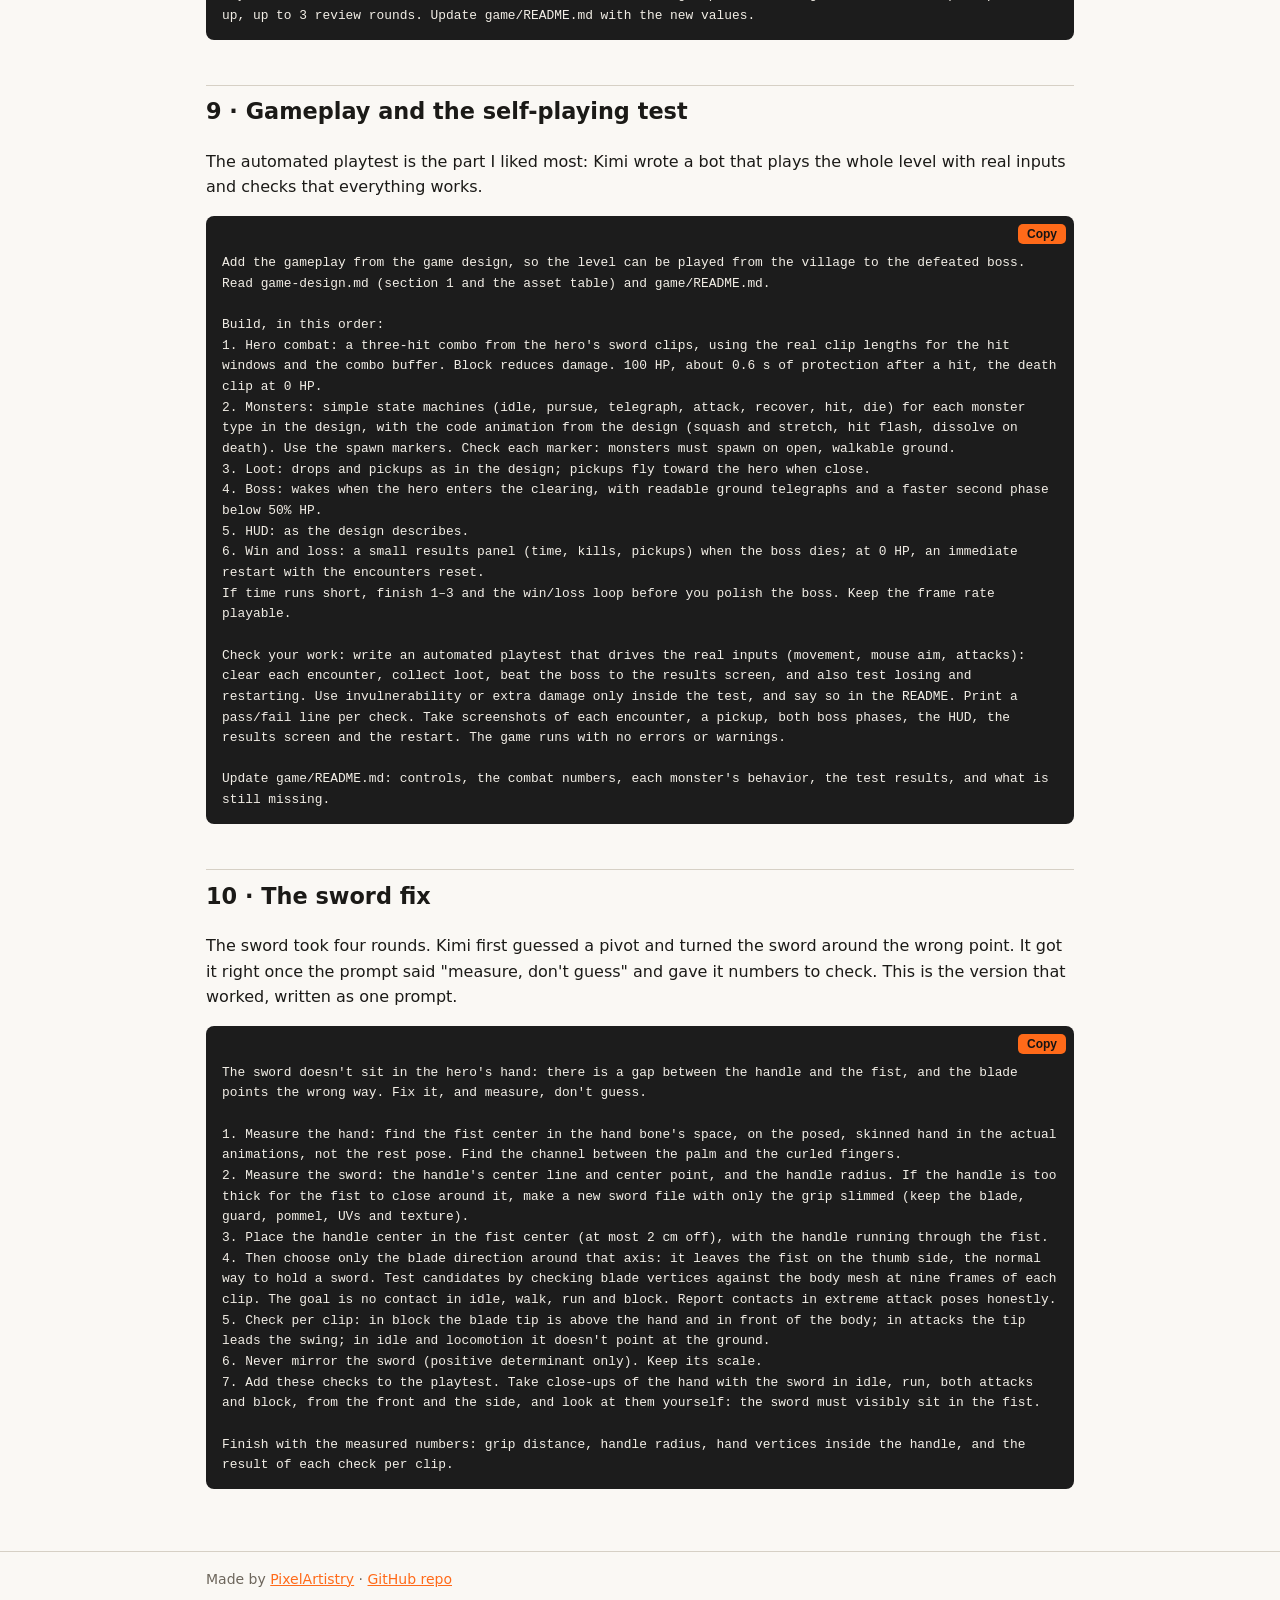
<file: docs/prompts.html>
<!doctype html>
<html lang="en">
<head>
<meta charset="utf-8">
<meta name="viewport" content="width=device-width, initial-scale=1">
<title>Prompts · Kimi Game Pipeline</title>
<meta name="description" content="The prompts I gave Kimi K3.1 Pro to build a small Godot game, in build order.">
<link rel="stylesheet" href="assets/style.css">
</head>
<body>
<header class="site"><div class="inner">
  <a class="brand" href="index.html">Pixel<span>Artistry</span> · Kimi Game Pipeline</a>
  <nav>
    <a href="index.html">Overview</a>
    <a href="setup.html">Kimi &amp; MCP setup</a>
    <a href="comfyui.html">ComfyUI</a>
    <a href="prompts.html" aria-current="page">Prompts</a>
    <a href="tips.html">Tips &amp; links</a>
  </nav>
</div></header>

<main>
<h1>The prompts, in build order</h1>
<p class="lead">These are the prompts I gave Kimi K3.1 Pro to build the game, from the first idea to the last fix. I've removed my own folder paths and notes, so you can reuse them for your own game.</p>

<div class="note">
  <strong>How I use them:</strong> save each prompt as a Markdown file in your project folder, for example <code>prompts/05_trellis_props.md</code>, and type <em>"Read prompts/05_trellis_props.md and do the task."</em> in Kimi. A long prompt pasted straight into the terminal can arrive cut off. Paste the <a href="#rules">rules block</a> at the end of every prompt.
</div>

<p>All prompts use the same project layout. Replace <code>&lt;PROJECT&gt;</code> with your own folder:</p>
<pre><code>&lt;PROJECT&gt;\
  game-design.md        ← step 1
  style-reference.png   ← an image of the look you want
  concepts\             ← step 2 (concept images)
  hero\                 ← step 3
  props\raw\            ← step 5 (raw meshes from ComfyUI)
  props\blend\          ← step 6 (Blender files)
  game\                 ← steps 7–10 (the Godot project)
  prompts\              ← these prompts as .md files</code></pre>

<div class="toc">
  <strong>Contents</strong>
  <ol>
    <li><a href="#rules">The rules block (add it to every prompt)</a></li>
    <li><a href="#p1">Game design</a></li>
    <li><a href="#p2">Concept images</a></li>
    <li><a href="#p3">The hero</a></li>
    <li><a href="#p4">Optimize the 3D workflow</a></li>
    <li><a href="#p5">Generate the props with TRELLIS.2</a></li>
    <li><a href="#p6">Clean up in Blender</a></li>
    <li><a href="#p7">Build the level in Godot</a></li>
    <li><a href="#p8">Polish</a></li>
    <li><a href="#p9">Gameplay and the self-playing test</a></li>
    <li><a href="#p10">The sword fix</a></li>
  </ol>
</div>

<h2 id="rules">The rules block</h2>
<p>I added this to the end of every task. It keeps Kimi from "fixing" my setup on its own, and it makes sure every run ends with a summary I can check.</p>
<pre class="prompt"><code>## Rules
- Use only the tools, nodes and models that are already installed. Don't install anything, download models, restart ComfyUI or Blender, kill processes, edit custom-node code or change temp paths.
- ComfyUI runs on port 8188. Queue one job at a time.
- Only write inside &lt;PROJECT&gt;. Don't change my source files; make new files instead.
- If something blocks you, stop and tell me what and why. Don't work around it.
- Measure, don't guess: check sizes, triangle counts, positions and timings with real numbers.
- Look at every visual result yourself (renders or screenshots) before you call it done.
- Don't end your turn while a ComfyUI job, Blender or Godot is still running. Wait for it and check the result.
- Finish with a short summary: what you did, where the files are, and what failed.</code></pre>

<h2 id="p1">1 · Game design</h2>
<p>I started with one reference image of the look I wanted and asked for a design that fits a day of work.</p>
<div class="todo">This prompt is rebuilt from Kimi's answer (<code>game-design.md</code>) and my test plan, because I don't have the exact text I typed. Replace it with the original if you have it.</div>
<pre class="prompt"><code>I want to build a tiny 3D action game in Godot 4.7 in about a day. Every 3D asset will be generated locally: a concept image with Qwen Image 2.1, then image-to-3D in ComfyUI, then cleanup in Blender. The look I want is in style-reference.png.

Write the design into game-design.md:
1. Concept: camera, one small level and the core loop, controls, combat, loot, win and loss, and a simple HUD.
2. An asset list of about 10 assets: the role of each, its real-world size in meters, and how it is animated in code (no skeletal animation for monsters and props).
3. A shared Qwen Image 2.1 style prefix that matches the reference, plus a fixed framing text for clean image-to-3D input (one object, three-quarter view, plain background, no shadow, no text).
4. One image prompt per asset.
5. The main risks and a fallback for each.

Keep the scope realistic: one level, no inventory, no dialogue, no multiplayer. Don't create any other files yet.</code></pre>

<h2 id="p2">2 · Concept images</h2>
<p>Kimi writes every image prompt first, I read them, then it runs them in ComfyUI.</p>
<div class="todo">Rebuilt from my notes and the concept workflow, not the exact text I typed.</div>
<pre class="prompt"><code>Read game-design.md. Make one concept image per asset with Qwen Image 2.1 in ComfyUI, using the workflow Kimi_Concept_QwenImage21_API.json.

1. First write the full prompt for every asset (style prefix + asset description + framing text) into concepts/prompts.md, and show me the list.
2. Then generate them, one job at a time: 1024 × 1024, square, three-quarter front view, one isolated object, plain light background, no ground shadow, no text.
3. Make 2–3 takes per asset. Look at each one yourself and reject takes with cut-off parts, cast shadows, extra objects, very thin parts or a confusing back side. Image-to-3D builds exactly what the picture shows, so the shape must be clear and deep, not a flat front view.
4. Save the best take per asset as concepts/NN_name.png, and list the rejected ones with the reason in concepts/review.md.</code></pre>

<h2 id="p3">3 · The hero</h2>
<p>The first T-pose, generated from text, lost the chunky proportions of the concept. Editing the approved concept with Qwen Image Edit 2511 kept the character the same. This prompt does it that way from the start. I rigged and animated the hero myself afterwards, in ActionForge.</p>
<pre class="prompt"><code>Briarwood needs a hero that matches the props. Read game-design.md first (the hero's role, the camera and the style prefix).

1. Design: generate 4 different hero designs with the shared style prefix: a cute, friendly young forest hero with the same hand-painted look, rounded shapes and warm palette as the props. Pick the one that reads best from the game camera, and keep all four for me.
2. T-pose: don't generate the T-pose from text. Edit the chosen concept with Qwen Image Edit 2511 (workflow Kimi_T3e_Rowan_QwenEdit2511.json), so the character stays the same and only the pose changes: facing the camera, arms straight out to the sides, hands open, feet a little apart, plain background, no ground shadow. Say in the edit prompt that the proportions must stay exactly as in the concept (head size, arm and leg length, hands, boots, hood). No weapon, cape or anything that bridges body parts.
3. Make 3–4 candidates with different seeds. Compare each with the concept: head height as a share of total height, arm length, leg length. Pick the closest clean T-pose.
4. 3D: generate it with the TRELLIS.2 low-poly workflow at about 20,000 triangles. It must be one connected mesh with UVs and textures. Review it in Blender from the front, side and back. Make the sword as a separate prop at about 1,500 triangles.
5. Don't rig or animate it. I do that myself.

Deliver hero/concepts/, hero/raw/hero_tpose.glb, hero/raw/hero_weapon.glb with renders, and hero/README.md with the prompts, the numbers and notes for rigging.</code></pre>

<h2 id="p4">4 · Optimize the 3D workflow</h2>
<p>Kimi started from my existing prop workflow and made a game-asset version of it. What it changed is in the <a href="comfyui.html#changes">workflow table</a>.</p>
<pre class="prompt"><code>Turn my selected concept images into game-ready, low-poly 3D props for Godot 4.7. Start from my prop workflow PixelArtistry_05p_Image_to_LowPoly_Prop_UltraTex.json and optimize it for game assets, testing every change yourself.

- Don't change the original. Save your version as workflows/Kimi/Kimi_LowPoly_GameAsset.json.
- Keep UltraTex for the textures.
- Target: stylized low-poly props. Propose a triangle budget per asset type. From my experience, thin parts collapse below about 1,500 triangles, and 10,000 is plenty. As few separate pieces as possible, UVs, baked base color and normal maps at 1024 or 2048, GLB output.

Method:
1. Baseline first: run my unmodified workflow once on each test image and log the numbers.
2. Test images: concepts/01_moss_slime.png (round, organic) and concepts/06_rustic_fence.png (thin parts).
3. Then at most 6 optimization runs. Change one thing at a time.
4. For every run, log the settings, time, peak VRAM, triangle count and number of pieces. Render each result and judge it yourself: silhouette, holes, texture.
5. Pick the best settings and explain every change in a short table.

Deliver the workflow so it opens in the ComfyUI editor, with a note node that explains the key settings, plus a table of all runs and your recommendation. Don't process the other assets yet.</code></pre>

<h2 id="p5">5 · Generate the props with TRELLIS.2</h2>
<pre class="prompt"><code>Generate the remaining game props with your workflow, using TRELLIS.2 instead of Pixal3D for the geometry. Read game-design.md for what each asset is.

1. Speed test: run a fast sampling profile (12 structure / 12 shape / 8 upsample steps) and the default profile on one asset. Compare time, peak VRAM, triangles, pieces and renders. Only call it faster if both runs had the same cached nodes. Keep the fast profile only if it keeps the silhouette and thin parts.
2. Save the chosen settings as workflows/Kimi/Kimi_LowPoly_GameAsset_TRELLIS2.json, with a note node.
3. Generate the props one at a time with these final triangle budgets: 10k for the boss and the cottage, 6k for the tree, 4k for small pickups, 2k for the boulder. Skip the terrain; I build it by hand in Blender.
4. Every input image must be square (1024 × 1024), with ImageCropToMask width equal to height. Check this before you queue a job. Use upsample resolution 1024: higher values can hang on big props.
5. Review each result in Blender: triangles, pieces, holes, UVs, textures, renders from three views. The depth of the mesh must be at least 80% of its width; if it's a flat slab, say so. If a result is broken, retry once with one changed setting.

Deliver props/raw/NN_name.glb with a preview render each, and props/raw/README.md with a table: asset, profile, time, peak VRAM, triangles, pieces, verdict and repairs needed in Blender.</code></pre>

<h2 id="p6">6 · Clean up in Blender</h2>
<p>This one runs in the open Blender window through the Blender MCP, so you can watch every step.</p>
<pre class="prompt"><code>Turn the raw meshes in props/raw/ into clean, game-ready GLBs for Godot 4.7. Read game-design.md for each asset's real-world size, and props/raw/README.md for the repairs.

Do it in the open Blender window through the Blender MCP, one asset at a time: import it, frame it in Material Preview, clean it up step by step, and show the result before you export.

For every prop:
- Units in meters. Scale it to the size in the game design.
- Origin at the bottom center, sitting on the ground (Z = 0).
- Front faces Blender −Y, so it faces +Z in Godot.
- Apply all transforms. Normals facing out.
- Remove floating fragments and hidden inner faces. Keep the UVs and textures. Only decimate if it's over budget.
- One material per asset, named &lt;asset&gt;_mat, high roughness, no metallic.
- Static props get a simple collision mesh as a separate object with the suffix -colonly: a box for buildings and fences, a convex hull for rocks, a cylinder around the tree trunk only. Monsters and pickups get none.

Terrain: build it by hand from the layout in the game design (a slab with gently beveled edges, broad color regions for grass and a dirt path, vertex colors, no grass cards) plus a -colonly collision of the walkable top.

Export each prop to game/assets/props/&lt;name&gt;.glb and the terrain to game/assets/level/terrain.glb. Save the .blend files in props/blend/. Render a lineup of all props next to a 1.8 m box, look at it, and fix any scale, facing or floating problem. Write props/README.md with size, triangles, pieces and collision per asset.</code></pre>

<h2 id="p7">7 · Build the level in Godot</h2>
<pre class="prompt"><code>Build the playable world in a new Godot 4.7 project in game/. Read game-design.md (section 1) for the layout, camera and style, and props/README.md for the cleaned assets.

Open the project in the Godot editor through the Godot MCP and keep it open while you work. Run the game after each round.

1. Level scene (scenes/level.tscn) on the terrain: the village edge with the cottage, fences and the start point; the forest path lined with trees and boulders (instances with small rotation and ±10% scale, so repeats don't look copied); the clearing with the boss. Marked spawn points for the monsters, a few sample pickups, and invisible walls at the level edge.
2. Look: a warm sun with soft shadows, a light teal sky and ambient light, a mild tonemap. Keep the cozy, hand-painted feel of style-reference.png. No heavy post effects.
3. Camera: as in the design, following the hero smoothly.
4. Hero: use a stand-in character for now, and build the player scene so the model can be swapped later without changing the movement code: the model as one child node, the animation names in one place. WASD movement relative to the camera, face the mouse, jump on Space. Props and the level edge block movement. No combat yet.

Check your work: fix every error and warning. Add a debug script that saves screenshots of the running game with get_viewport().get_texture().get_image().save_png() (village, path, clearing, hero walking). Look at them and improve the composition, lighting and placement, up to 3 rounds. Keep the placement in a data file (for example layout_manifest.json) and build the level from it.

Deliver: the game runs without errors, the hero can walk from the village to the clearing, and game/README.md explains the controls, the scene structure and what is still a placeholder.</code></pre>

<h2 id="p8">8 · Polish</h2>
<p>I played the level and wrote down everything that looked or felt wrong. Kimi's own screenshot reviews had passed all of these, so this list came from me. Use your own list here.</p>
<pre class="prompt"><code>Review the level and fix how it looks and feels. Read game/README.md and look at the latest screenshots. The style target is the cozy, hand-painted look of the props.

What I found when I played it:
1. The hero is tiny on screen. Zoom the camera in until the hero reads clearly, and check that the path ahead is still readable.
2. The jump is too high (taller than the hero). Bring it to about 0.6–0.8 m and keep the jump animations in sync.
3. Movement feels slow. Raise the speed and the run animation speed together, so the feet don't slide.
4. The colors are too strong: the path is saturated orange and the grass very bright green. Check the vertex-color color space (sRGB vs linear) first, then tone the terrain to match the props.
5. The boulders look washed out. Check their material and the lighting.
6. The boss reads too small. Scale it up about 1.3–1.5× and keep it grounded.
7. The pickups are hard to see. Make them about 2× bigger, with a soft glow or rim.
8. The trees stand in rigid rows and the level floats in an empty void. Loosen the placement (keep the path and the fight areas clear) and add a forest edge or a dark ground around the level.

Change only the look, camera, movement tuning and placement; no gameplay yet. Rebuild the level from the layout file. Take before and after screenshots of the village, path, clearing, the hero and a pickup close-up, up to 3 review rounds. Update game/README.md with the new values.</code></pre>

<h2 id="p9">9 · Gameplay and the self-playing test</h2>
<p>The automated playtest is the part I liked most: Kimi wrote a bot that plays the whole level with real inputs and checks that everything works.</p>
<pre class="prompt"><code>Add the gameplay from the game design, so the level can be played from the village to the defeated boss. Read game-design.md (section 1 and the asset table) and game/README.md.

Build, in this order:
1. Hero combat: a three-hit combo from the hero's sword clips, using the real clip lengths for the hit windows and the combo buffer. Block reduces damage. 100 HP, about 0.6 s of protection after a hit, the death clip at 0 HP.
2. Monsters: simple state machines (idle, pursue, telegraph, attack, recover, hit, die) for each monster type in the design, with the code animation from the design (squash and stretch, hit flash, dissolve on death). Use the spawn markers. Check each marker: monsters must spawn on open, walkable ground.
3. Loot: drops and pickups as in the design; pickups fly toward the hero when close.
4. Boss: wakes when the hero enters the clearing, with readable ground telegraphs and a faster second phase below 50% HP.
5. HUD: as the design describes.
6. Win and loss: a small results panel (time, kills, pickups) when the boss dies; at 0 HP, an immediate restart with the encounters reset.
If time runs short, finish 1–3 and the win/loss loop before you polish the boss. Keep the frame rate playable.

Check your work: write an automated playtest that drives the real inputs (movement, mouse aim, attacks): clear each encounter, collect loot, beat the boss to the results screen, and also test losing and restarting. Use invulnerability or extra damage only inside the test, and say so in the README. Print a pass/fail line per check. Take screenshots of each encounter, a pickup, both boss phases, the HUD, the results screen and the restart. The game runs with no errors or warnings.

Update game/README.md: controls, the combat numbers, each monster's behavior, the test results, and what is still missing.</code></pre>

<h2 id="p10">10 · The sword fix</h2>
<p>The sword took four rounds. Kimi first guessed a pivot and turned the sword around the wrong point. It got it right once the prompt said "measure, don't guess" and gave it numbers to check. This is the version that worked, written as one prompt.</p>
<pre class="prompt"><code>The sword doesn't sit in the hero's hand: there is a gap between the handle and the fist, and the blade points the wrong way. Fix it, and measure, don't guess.

1. Measure the hand: find the fist center in the hand bone's space, on the posed, skinned hand in the actual animations, not the rest pose. Find the channel between the palm and the curled fingers.
2. Measure the sword: the handle's center line and center point, and the handle radius. If the handle is too thick for the fist to close around it, make a new sword file with only the grip slimmed (keep the blade, guard, pommel, UVs and texture).
3. Place the handle center in the fist center (at most 2 cm off), with the handle running through the fist.
4. Then choose only the blade direction around that axis: it leaves the fist on the thumb side, the normal way to hold a sword. Test candidates by checking blade vertices against the body mesh at nine frames of each clip. The goal is no contact in idle, walk, run and block. Report contacts in extreme attack poses honestly.
5. Check per clip: in block the blade tip is above the hand and in front of the body; in attacks the tip leads the swing; in idle and locomotion it doesn't point at the ground.
6. Never mirror the sword (positive determinant only). Keep its scale.
7. Add these checks to the playtest. Take close-ups of the hand with the sword in idle, run, both attacks and block, from the front and the side, and look at them yourself: the sword must visibly sit in the fist.

Finish with the measured numbers: grip distance, handle radius, hand vertices inside the handle, and the result of each check per clip.</code></pre>

</main>

<footer><div class="inner">
  Made by <a href="https://www.youtube.com/@PixelArtistry_">PixelArtistry</a> · <a href="https://github.com/pixelartistry/PixelArtistry-Kimi-Game-Pipeline">GitHub repo</a>
</div></footer>
<script src="assets/copy.js"></script>
</body>
</html>
</file>
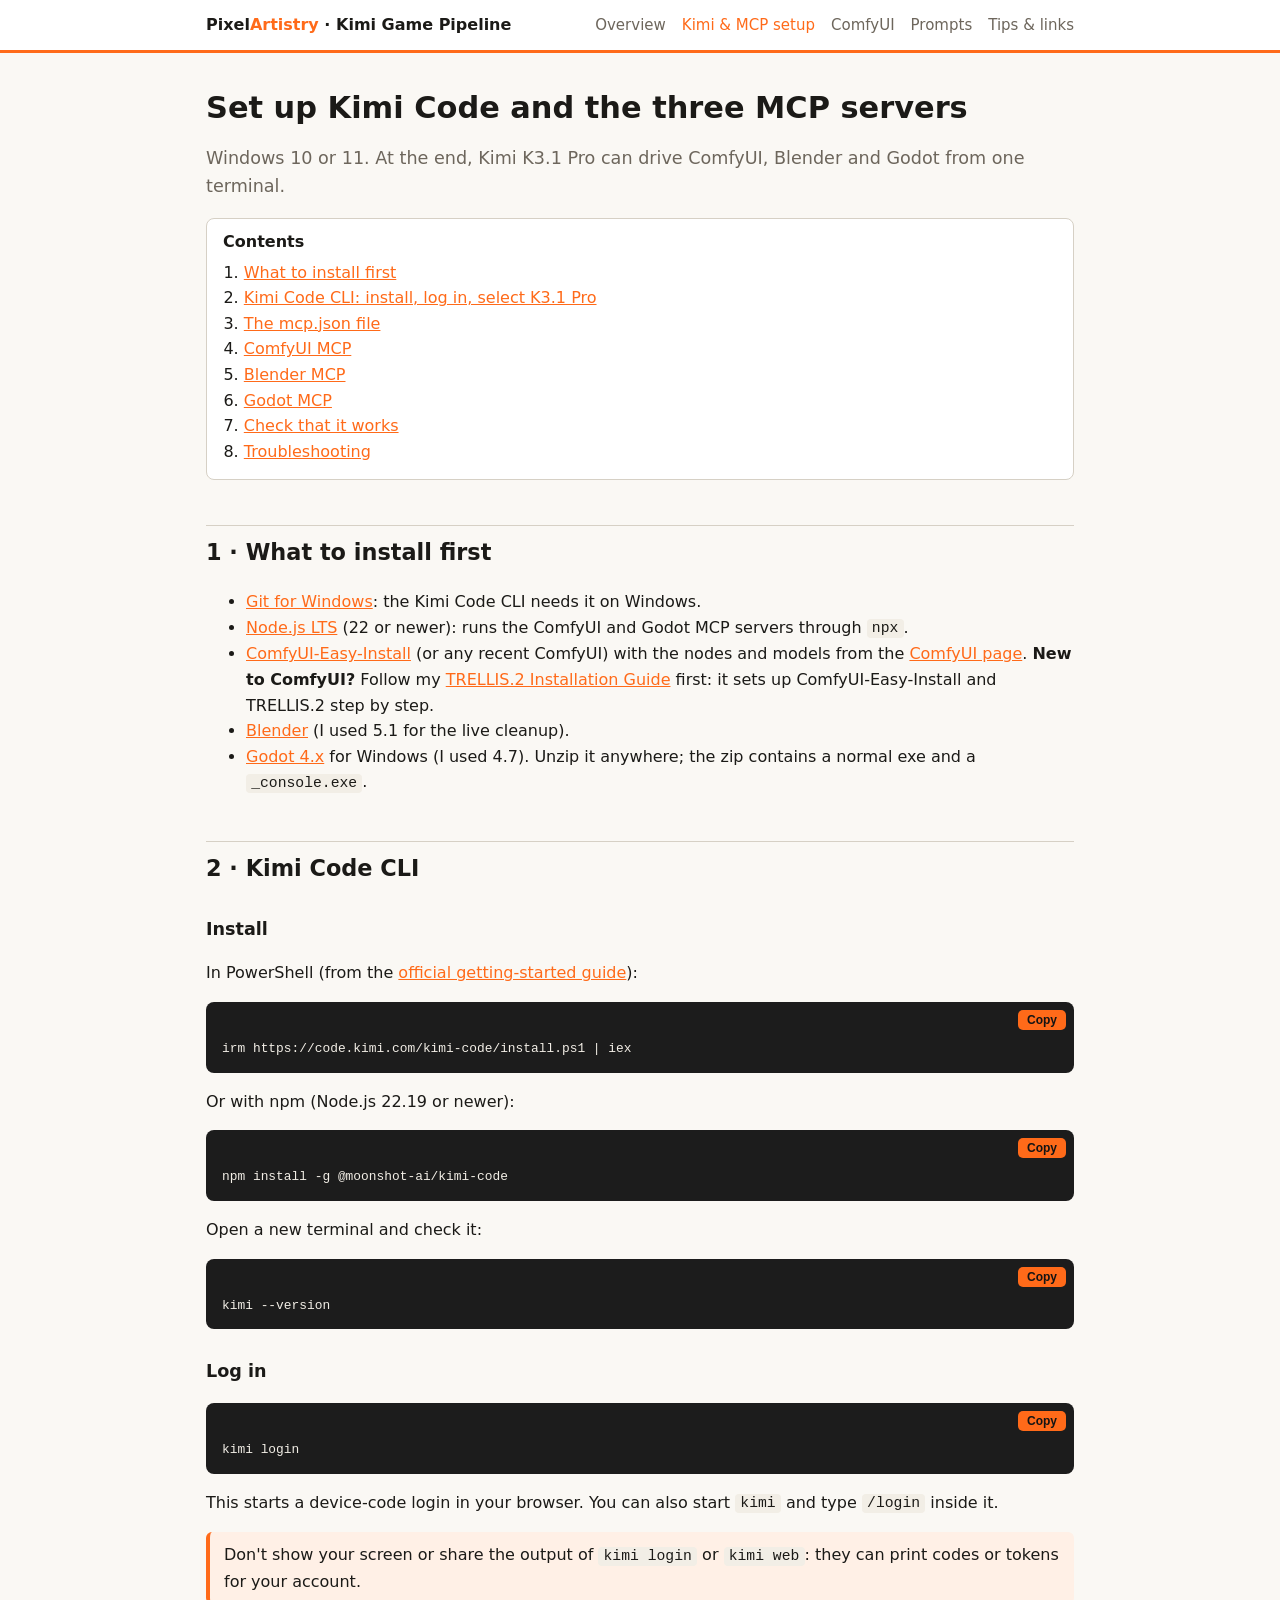
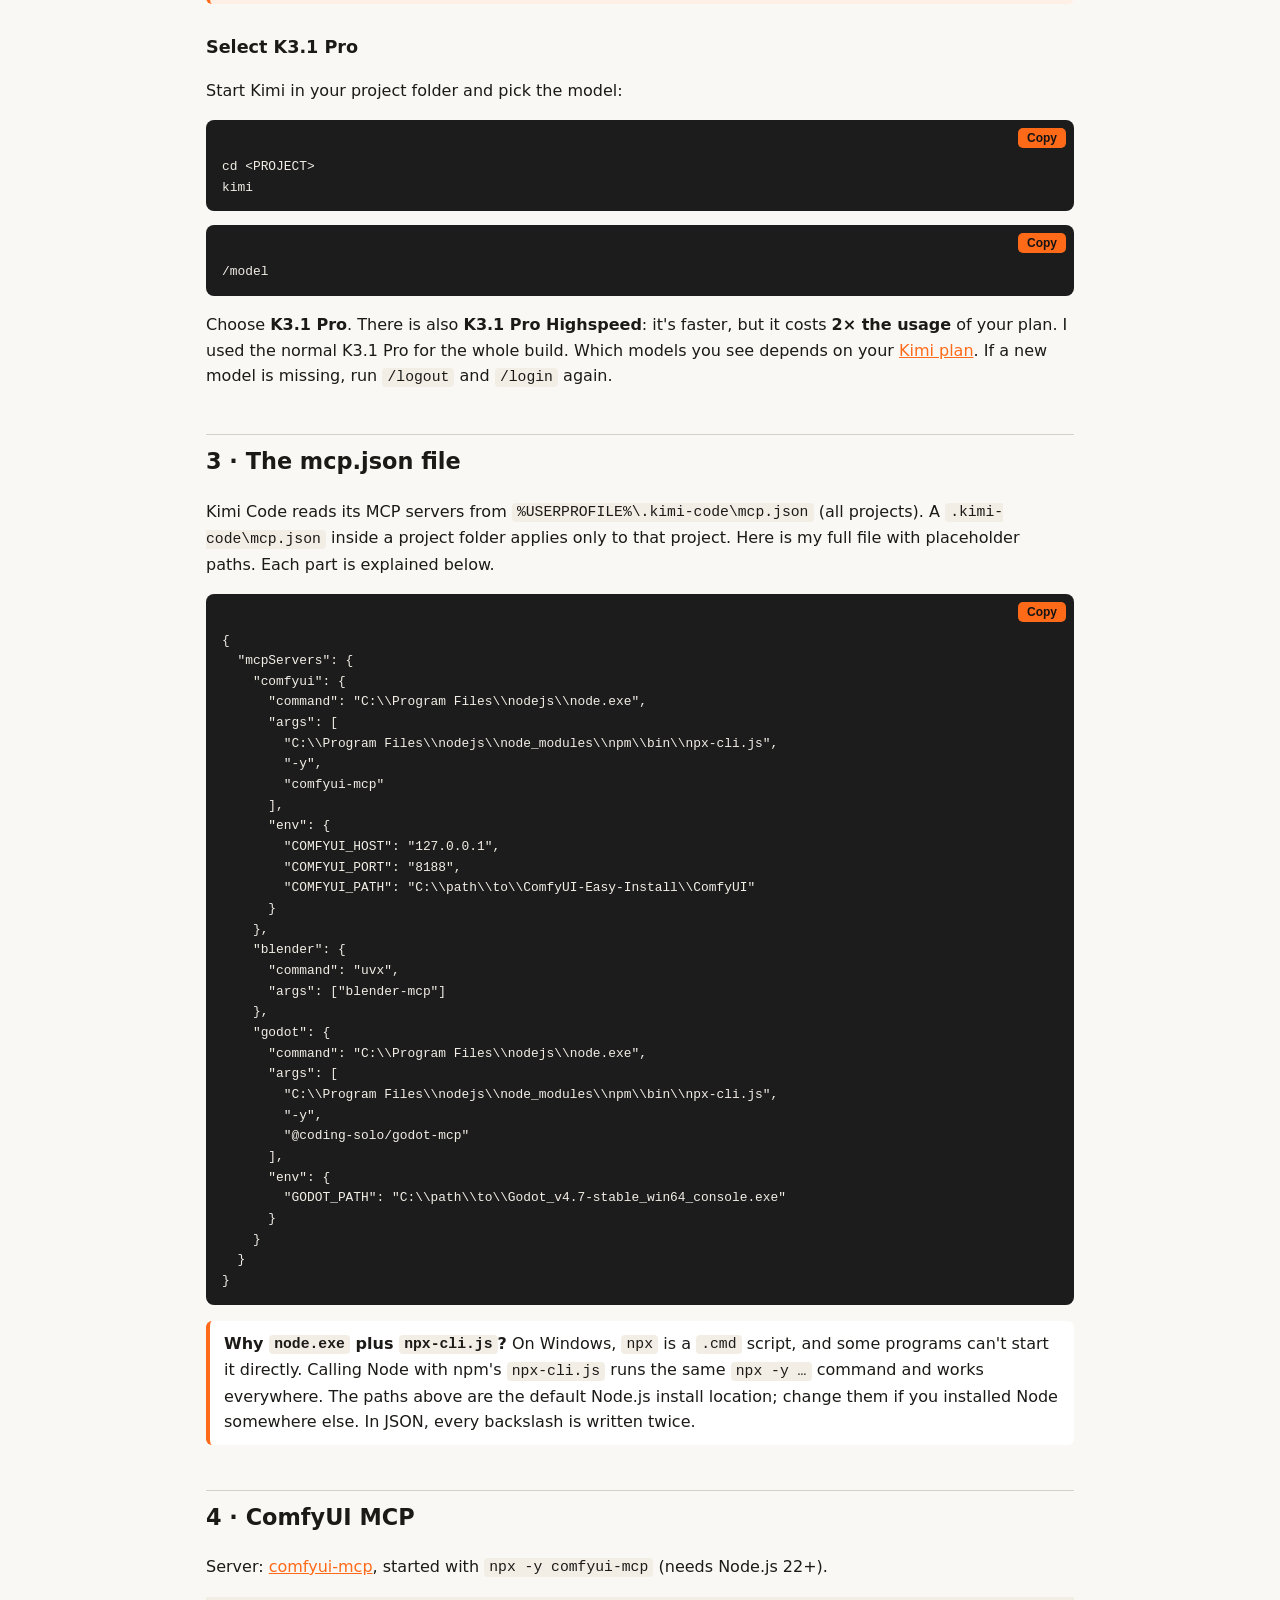
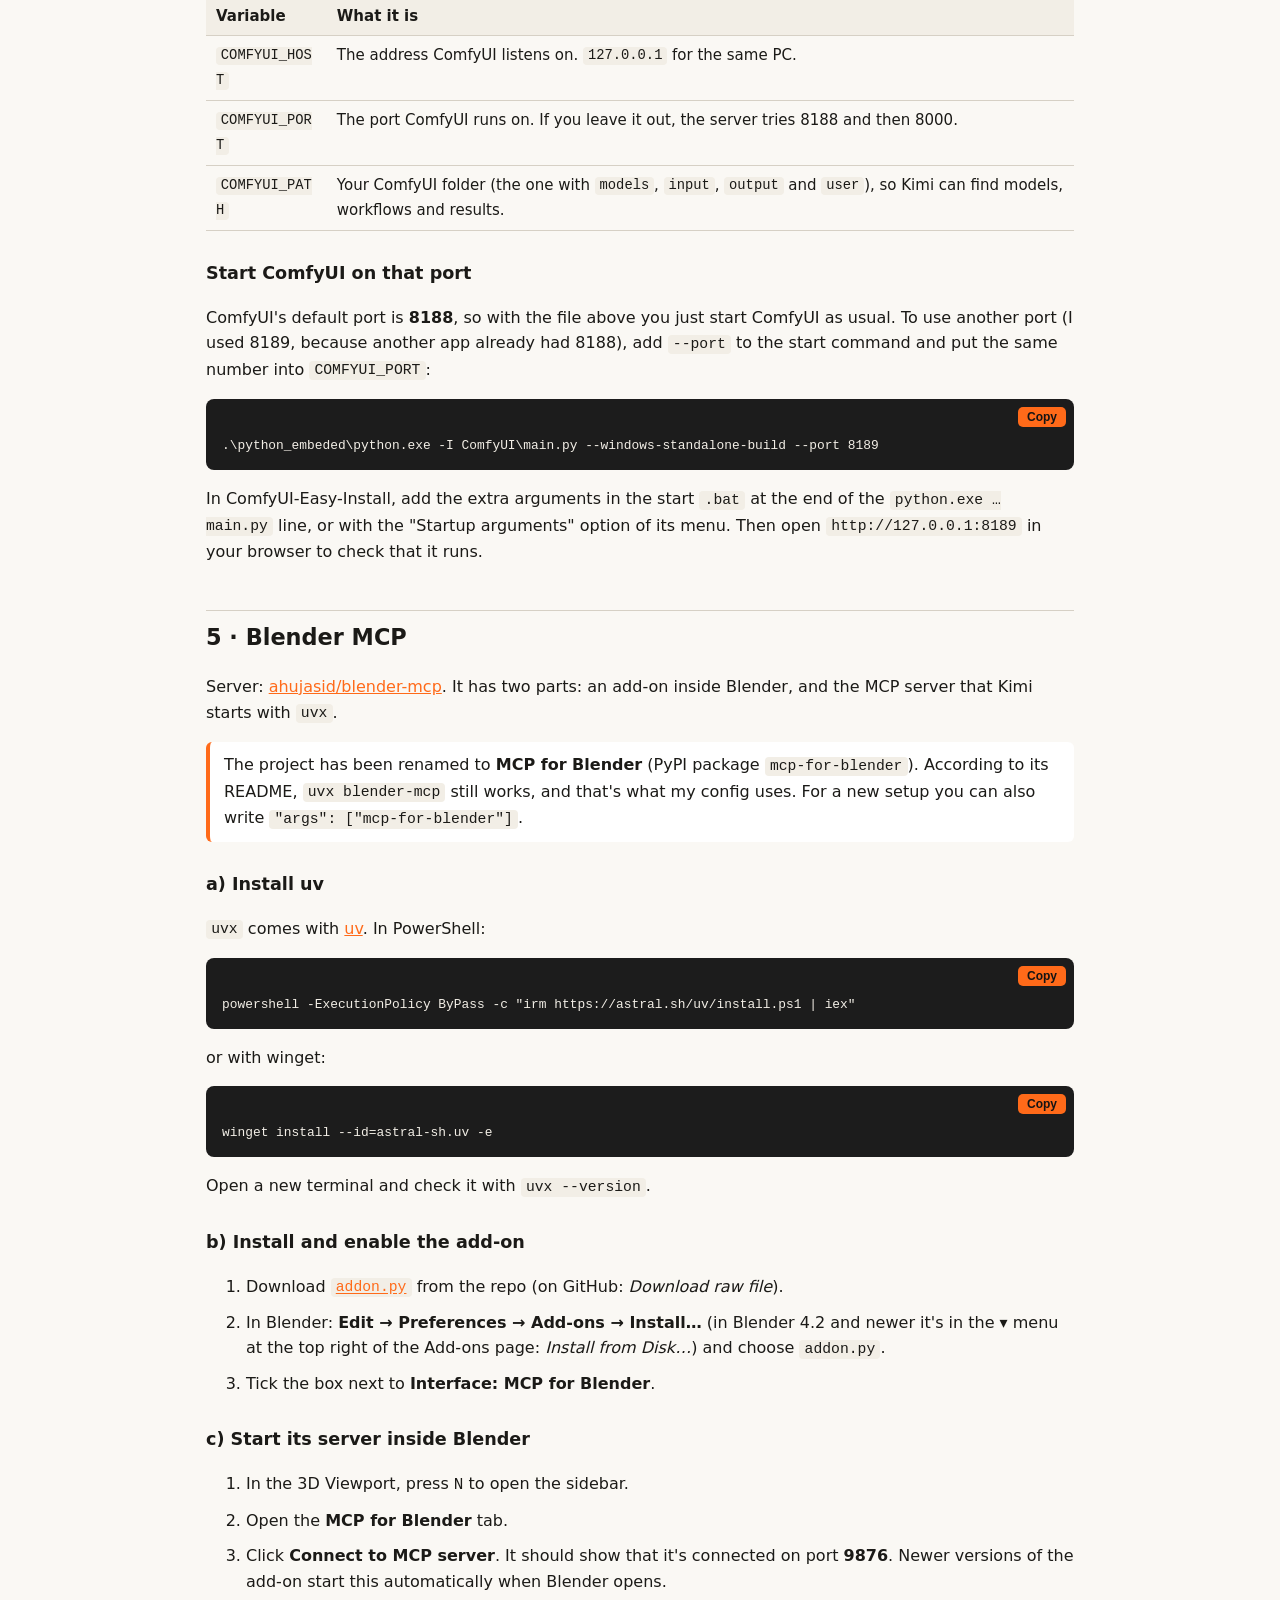
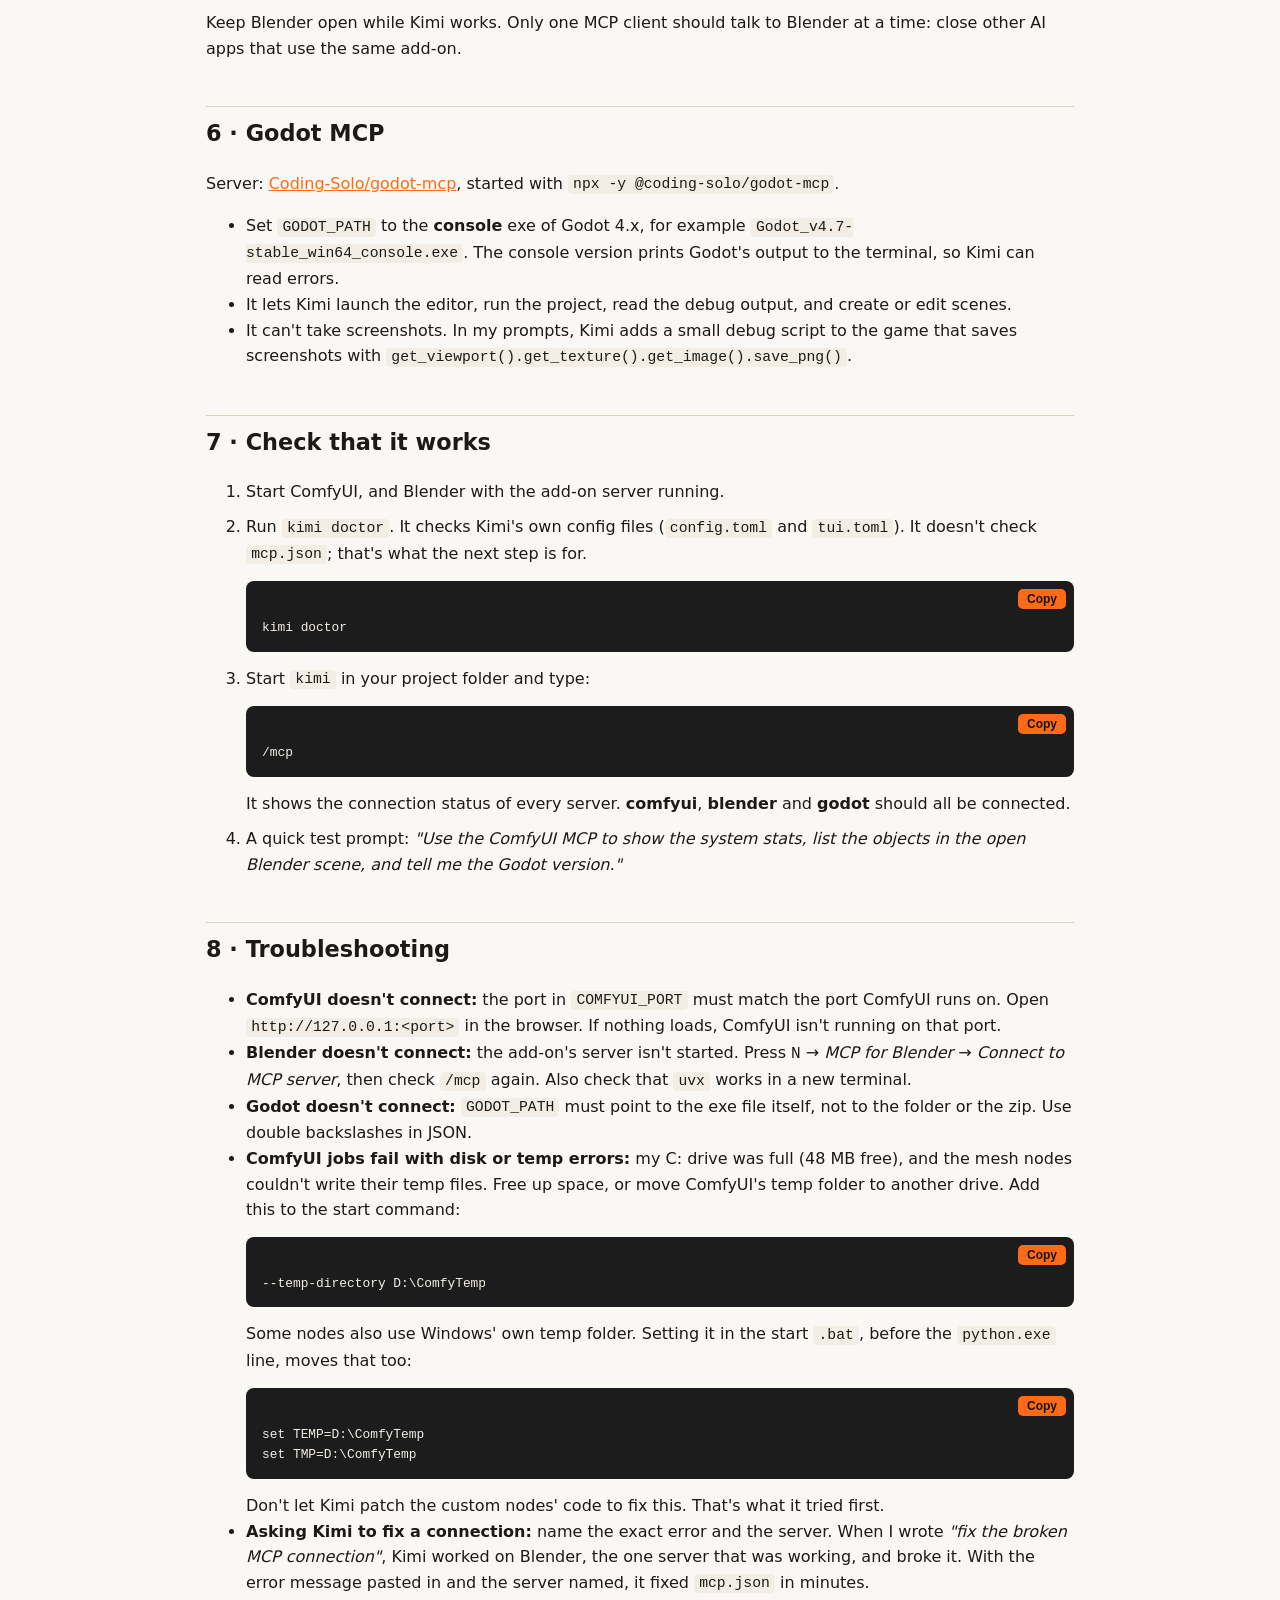
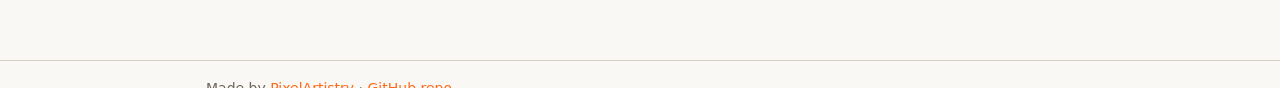
<file: docs/setup.html>
<!doctype html>
<html lang="en">
<head>
<meta charset="utf-8">
<meta name="viewport" content="width=device-width, initial-scale=1">
<title>Kimi &amp; MCP Setup · Kimi Game Pipeline</title>
<meta name="description" content="Install Kimi Code CLI, select K3.1 Pro and connect ComfyUI, Blender and Godot through MCP on Windows.">
<link rel="stylesheet" href="assets/style.css">
</head>
<body>
<header class="site"><div class="inner">
  <a class="brand" href="index.html">Pixel<span>Artistry</span> · Kimi Game Pipeline</a>
  <nav>
    <a href="index.html">Overview</a>
    <a href="setup.html" aria-current="page">Kimi &amp; MCP setup</a>
    <a href="comfyui.html">ComfyUI</a>
    <a href="prompts.html">Prompts</a>
    <a href="tips.html">Tips &amp; links</a>
  </nav>
</div></header>

<main>
<h1>Set up Kimi Code and the three MCP servers</h1>
<p class="lead">Windows 10 or 11. At the end, Kimi K3.1 Pro can drive ComfyUI, Blender and Godot from one terminal.</p>

<div class="toc"><strong>Contents</strong><ol>
  <li><a href="#prereq">What to install first</a></li>
  <li><a href="#kimi">Kimi Code CLI: install, log in, select K3.1 Pro</a></li>
  <li><a href="#mcpjson">The mcp.json file</a></li>
  <li><a href="#comfyui">ComfyUI MCP</a></li>
  <li><a href="#blender">Blender MCP</a></li>
  <li><a href="#godot">Godot MCP</a></li>
  <li><a href="#check">Check that it works</a></li>
  <li><a href="#trouble">Troubleshooting</a></li>
</ol></div>

<h2 id="prereq">1 · What to install first</h2>
<ul>
  <li><a href="https://git-scm.com/download/win">Git for Windows</a>: the Kimi Code CLI needs it on Windows.</li>
  <li><a href="https://nodejs.org/en/download">Node.js LTS</a> (22 or newer): runs the ComfyUI and Godot MCP servers through <code>npx</code>.</li>
  <li><a href="https://github.com/Tavris1/ComfyUI-Easy-Install">ComfyUI-Easy-Install</a> (or any recent ComfyUI) with the nodes and models from the <a href="comfyui.html">ComfyUI page</a>. <strong>New to ComfyUI?</strong> Follow my <a href="https://pixel-artistry.com/Trellis2InstallationGuide">TRELLIS.2 Installation Guide</a> first: it sets up ComfyUI-Easy-Install and TRELLIS.2 step by step.</li>
  <li><a href="https://www.blender.org/download/">Blender</a> (I used 5.1 for the live cleanup).</li>
  <li><a href="https://godotengine.org/download/windows/">Godot 4.x</a> for Windows (I used 4.7). Unzip it anywhere; the zip contains a normal exe and a <code>_console.exe</code>.</li>
</ul>

<h2 id="kimi">2 · Kimi Code CLI</h2>
<h3>Install</h3>
<p>In PowerShell (from the <a href="https://moonshotai.github.io/kimi-code/en/guides/getting-started">official getting-started guide</a>):</p>
<pre><code>irm https://code.kimi.com/kimi-code/install.ps1 | iex</code></pre>
<p>Or with npm (Node.js 22.19 or newer):</p>
<pre><code>npm install -g @moonshot-ai/kimi-code</code></pre>
<p>Open a new terminal and check it:</p>
<pre><code>kimi --version</code></pre>

<h3>Log in</h3>
<pre><code>kimi login</code></pre>
<p>This starts a device-code login in your browser. You can also start <code>kimi</code> and type <code>/login</code> inside it.</p>
<div class="warn">Don't show your screen or share the output of <code>kimi login</code> or <code>kimi web</code>: they can print codes or tokens for your account.</div>

<h3>Select K3.1 Pro</h3>
<p>Start Kimi in your project folder and pick the model:</p>
<pre><code>cd &lt;PROJECT&gt;
kimi</code></pre>
<pre><code>/model</code></pre>
<p>Choose <strong>K3.1 Pro</strong>. There is also <strong>K3.1 Pro Highspeed</strong>: it's faster, but it costs <strong>2× the usage</strong> of your plan. I used the normal K3.1 Pro for the whole build. Which models you see depends on your <a href="https://www.kimi.com/membership/pricing">Kimi plan</a>. If a new model is missing, run <code>/logout</code> and <code>/login</code> again.</p>

<h2 id="mcpjson">3 · The mcp.json file</h2>
<p>Kimi Code reads its MCP servers from <code>%USERPROFILE%\.kimi-code\mcp.json</code> (all projects). A <code>.kimi-code\mcp.json</code> inside a project folder applies only to that project. Here is my full file with placeholder paths. Each part is explained below.</p>
<pre><code>{
  "mcpServers": {
    "comfyui": {
      "command": "C:\\Program Files\\nodejs\\node.exe",
      "args": [
        "C:\\Program Files\\nodejs\\node_modules\\npm\\bin\\npx-cli.js",
        "-y",
        "comfyui-mcp"
      ],
      "env": {
        "COMFYUI_HOST": "127.0.0.1",
        "COMFYUI_PORT": "8188",
        "COMFYUI_PATH": "C:\\path\\to\\ComfyUI-Easy-Install\\ComfyUI"
      }
    },
    "blender": {
      "command": "uvx",
      "args": ["blender-mcp"]
    },
    "godot": {
      "command": "C:\\Program Files\\nodejs\\node.exe",
      "args": [
        "C:\\Program Files\\nodejs\\node_modules\\npm\\bin\\npx-cli.js",
        "-y",
        "@coding-solo/godot-mcp"
      ],
      "env": {
        "GODOT_PATH": "C:\\path\\to\\Godot_v4.7-stable_win64_console.exe"
      }
    }
  }
}</code></pre>
<div class="note"><strong>Why <code>node.exe</code> plus <code>npx-cli.js</code>?</strong> On Windows, <code>npx</code> is a <code>.cmd</code> script, and some programs can't start it directly. Calling Node with npm's <code>npx-cli.js</code> runs the same <code>npx -y …</code> command and works everywhere. The paths above are the default Node.js install location; change them if you installed Node somewhere else. In JSON, every backslash is written twice.</div>

<h2 id="comfyui">4 · ComfyUI MCP</h2>
<p>Server: <a href="https://github.com/artokun/comfyui-mcp">comfyui-mcp</a>, started with <code>npx -y comfyui-mcp</code> (needs Node.js 22+).</p>
<div class="table-wrap"><table>
  <tr><th>Variable</th><th>What it is</th></tr>
  <tr><td><code>COMFYUI_HOST</code></td><td>The address ComfyUI listens on. <code>127.0.0.1</code> for the same PC.</td></tr>
  <tr><td><code>COMFYUI_PORT</code></td><td>The port ComfyUI runs on. If you leave it out, the server tries 8188 and then 8000.</td></tr>
  <tr><td><code>COMFYUI_PATH</code></td><td>Your ComfyUI folder (the one with <code>models</code>, <code>input</code>, <code>output</code> and <code>user</code>), so Kimi can find models, workflows and results.</td></tr>
</table></div>

<h3>Start ComfyUI on that port</h3>
<p>ComfyUI's default port is <strong>8188</strong>, so with the file above you just start ComfyUI as usual. To use another port (I used 8189, because another app already had 8188), add <code>--port</code> to the start command and put the same number into <code>COMFYUI_PORT</code>:</p>
<pre><code>.\python_embeded\python.exe -I ComfyUI\main.py --windows-standalone-build --port 8189</code></pre>
<p>In ComfyUI-Easy-Install, add the extra arguments in the start <code>.bat</code> at the end of the <code>python.exe … main.py</code> line, or with the "Startup arguments" option of its menu. Then open <code>http://127.0.0.1:8189</code> in your browser to check that it runs.</p>

<h2 id="blender">5 · Blender MCP</h2>
<p>Server: <a href="https://github.com/ahujasid/blender-mcp">ahujasid/blender-mcp</a>. It has two parts: an add-on inside Blender, and the MCP server that Kimi starts with <code>uvx</code>.</p>
<div class="note">The project has been renamed to <strong>MCP for Blender</strong> (PyPI package <code>mcp-for-blender</code>). According to its README, <code>uvx blender-mcp</code> still works, and that's what my config uses. For a new setup you can also write <code>"args": ["mcp-for-blender"]</code>.</div>

<h3>a) Install uv</h3>
<p><code>uvx</code> comes with <a href="https://docs.astral.sh/uv/getting-started/installation/">uv</a>. In PowerShell:</p>
<pre><code>powershell -ExecutionPolicy ByPass -c "irm https://astral.sh/uv/install.ps1 | iex"</code></pre>
<p>or with winget:</p>
<pre><code>winget install --id=astral-sh.uv -e</code></pre>
<p>Open a new terminal and check it with <code>uvx --version</code>.</p>

<h3>b) Install and enable the add-on</h3>
<ol class="steps">
  <li>Download <a href="https://github.com/ahujasid/blender-mcp/blob/main/addon.py"><code>addon.py</code></a> from the repo (on GitHub: <em>Download raw file</em>).</li>
  <li>In Blender: <strong>Edit → Preferences → Add-ons → Install…</strong> (in Blender 4.2 and newer it's in the ▾ menu at the top right of the Add-ons page: <em>Install from Disk…</em>) and choose <code>addon.py</code>.</li>
  <li>Tick the box next to <strong>Interface: MCP for Blender</strong>.</li>
</ol>

<h3>c) Start its server inside Blender</h3>
<ol class="steps">
  <li>In the 3D Viewport, press <kbd>N</kbd> to open the sidebar.</li>
  <li>Open the <strong>MCP for Blender</strong> tab.</li>
  <li>Click <strong>Connect to MCP server</strong>. It should show that it's connected on port <strong>9876</strong>. Newer versions of the add-on start this automatically when Blender opens.</li>
</ol>
<p>Keep Blender open while Kimi works. Only one MCP client should talk to Blender at a time: close other AI apps that use the same add-on.</p>

<h2 id="godot">6 · Godot MCP</h2>
<p>Server: <a href="https://github.com/Coding-Solo/godot-mcp">Coding-Solo/godot-mcp</a>, started with <code>npx -y @coding-solo/godot-mcp</code>.</p>
<ul>
  <li>Set <code>GODOT_PATH</code> to the <strong>console</strong> exe of Godot 4.x, for example <code>Godot_v4.7-stable_win64_console.exe</code>. The console version prints Godot's output to the terminal, so Kimi can read errors.</li>
  <li>It lets Kimi launch the editor, run the project, read the debug output, and create or edit scenes.</li>
  <li>It can't take screenshots. In my prompts, Kimi adds a small debug script to the game that saves screenshots with <code>get_viewport().get_texture().get_image().save_png()</code>.</li>
</ul>

<h2 id="check">7 · Check that it works</h2>
<ol class="steps">
  <li>Start ComfyUI, and Blender with the add-on server running.</li>
  <li>Run <code>kimi doctor</code>. It checks Kimi's own config files (<code>config.toml</code> and <code>tui.toml</code>). It doesn't check <code>mcp.json</code>; that's what the next step is for.
<pre><code>kimi doctor</code></pre></li>
  <li>Start <code>kimi</code> in your project folder and type:
<pre><code>/mcp</code></pre>
  It shows the connection status of every server. <strong>comfyui</strong>, <strong>blender</strong> and <strong>godot</strong> should all be connected.</li>
  <li>A quick test prompt: <em>"Use the ComfyUI MCP to show the system stats, list the objects in the open Blender scene, and tell me the Godot version."</em></li>
</ol>

<h2 id="trouble">8 · Troubleshooting</h2>
<ul>
  <li><strong>ComfyUI doesn't connect:</strong> the port in <code>COMFYUI_PORT</code> must match the port ComfyUI runs on. Open <code>http://127.0.0.1:&lt;port&gt;</code> in the browser. If nothing loads, ComfyUI isn't running on that port.</li>
  <li><strong>Blender doesn't connect:</strong> the add-on's server isn't started. Press <kbd>N</kbd> → <em>MCP for Blender</em> → <em>Connect to MCP server</em>, then check <code>/mcp</code> again. Also check that <code>uvx</code> works in a new terminal.</li>
  <li><strong>Godot doesn't connect:</strong> <code>GODOT_PATH</code> must point to the exe file itself, not to the folder or the zip. Use double backslashes in JSON.</li>
  <li><strong>ComfyUI jobs fail with disk or temp errors:</strong> my C: drive was full (48 MB free), and the mesh nodes couldn't write their temp files. Free up space, or move ComfyUI's temp folder to another drive. Add this to the start command:
<pre><code>--temp-directory D:\ComfyTemp</code></pre>
  Some nodes also use Windows' own temp folder. Setting it in the start <code>.bat</code>, before the <code>python.exe</code> line, moves that too:
<pre><code>set TEMP=D:\ComfyTemp
set TMP=D:\ComfyTemp</code></pre>
  Don't let Kimi patch the custom nodes' code to fix this. That's what it tried first.</li>
  <li><strong>Asking Kimi to fix a connection:</strong> name the exact error and the server. When I wrote <em>"fix the broken MCP connection"</em>, Kimi worked on Blender, the one server that was working, and broke it. With the error message pasted in and the server named, it fixed <code>mcp.json</code> in minutes.</li>
</ul>
</main>

<footer><div class="inner">
  Made by <a href="https://www.youtube.com/@PixelArtistry_">PixelArtistry</a> · <a href="https://github.com/pixelartistry/PixelArtistry-Kimi-Game-Pipeline">GitHub repo</a>
</div></footer>
<script src="assets/copy.js"></script>
</body>
</html>
</file>
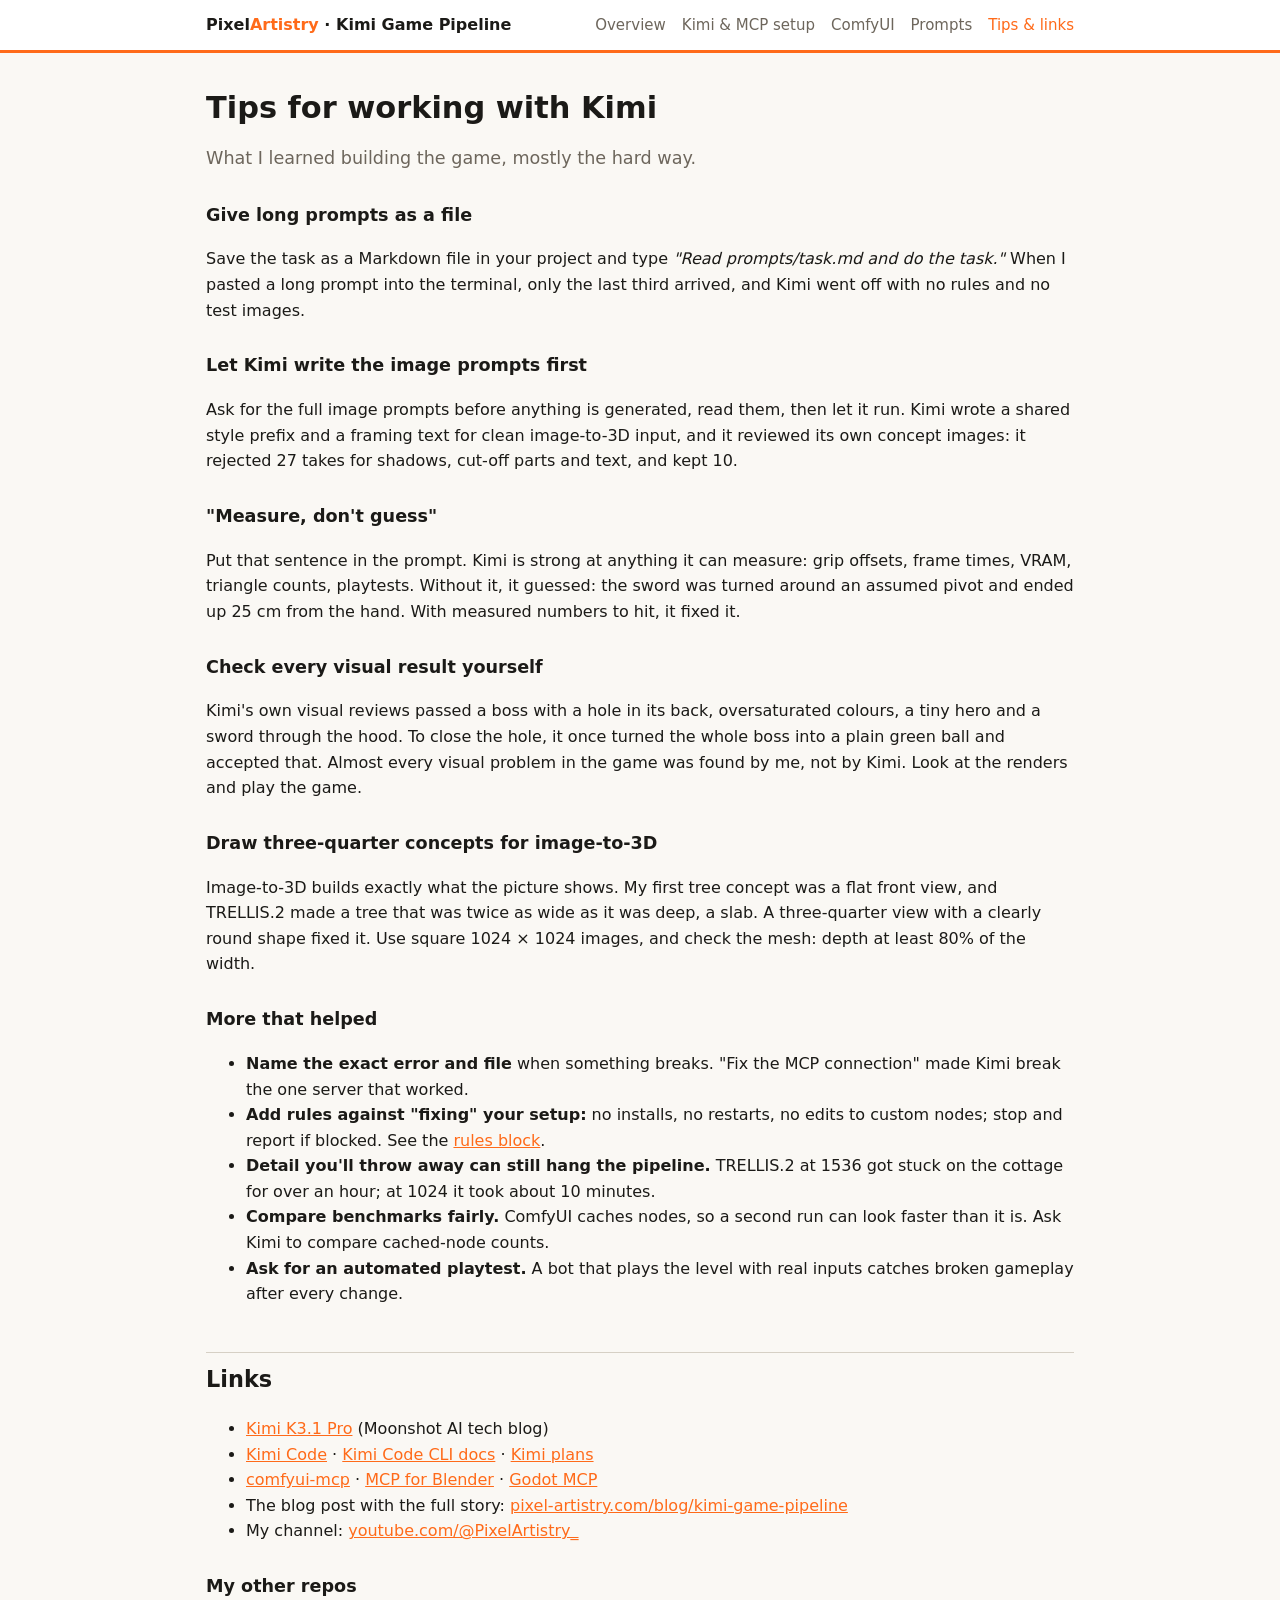
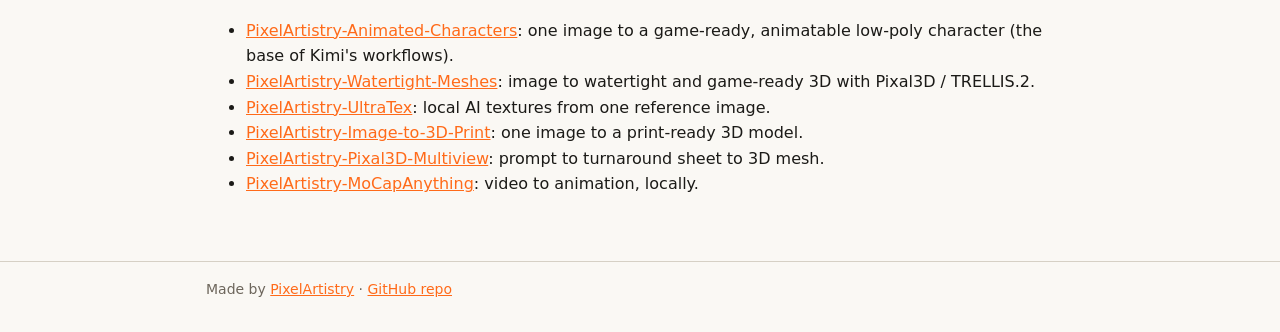
<file: docs/tips.html>
<!doctype html>
<html lang="en">
<head>
<meta charset="utf-8">
<meta name="viewport" content="width=device-width, initial-scale=1">
<title>Tips &amp; Links · Kimi Game Pipeline</title>
<meta name="description" content="What worked when building a game with Kimi K3.1 Pro, and links.">
<link rel="stylesheet" href="assets/style.css">
</head>
<body>
<header class="site"><div class="inner">
  <a class="brand" href="index.html">Pixel<span>Artistry</span> · Kimi Game Pipeline</a>
  <nav>
    <a href="index.html">Overview</a>
    <a href="setup.html">Kimi &amp; MCP setup</a>
    <a href="comfyui.html">ComfyUI</a>
    <a href="prompts.html">Prompts</a>
    <a href="tips.html" aria-current="page">Tips &amp; links</a>
  </nav>
</div></header>

<main>
<h1>Tips for working with Kimi</h1>
<p class="lead">What I learned building the game, mostly the hard way.</p>

<h3>Give long prompts as a file</h3>
<p>Save the task as a Markdown file in your project and type <em>"Read prompts/task.md and do the task."</em> When I pasted a long prompt into the terminal, only the last third arrived, and Kimi went off with no rules and no test images.</p>

<h3>Let Kimi write the image prompts first</h3>
<p>Ask for the full image prompts before anything is generated, read them, then let it run. Kimi wrote a shared style prefix and a framing text for clean image-to-3D input, and it reviewed its own concept images: it rejected 27 takes for shadows, cut-off parts and text, and kept 10.</p>

<h3>"Measure, don't guess"</h3>
<p>Put that sentence in the prompt. Kimi is strong at anything it can measure: grip offsets, frame times, VRAM, triangle counts, playtests. Without it, it guessed: the sword was turned around an assumed pivot and ended up 25 cm from the hand. With measured numbers to hit, it fixed it.</p>

<h3>Check every visual result yourself</h3>
<p>Kimi's own visual reviews passed a boss with a hole in its back, oversaturated colours, a tiny hero and a sword through the hood. To close the hole, it once turned the whole boss into a plain green ball and accepted that. Almost every visual problem in the game was found by me, not by Kimi. Look at the renders and play the game.</p>

<h3>Draw three-quarter concepts for image-to-3D</h3>
<p>Image-to-3D builds exactly what the picture shows. My first tree concept was a flat front view, and TRELLIS.2 made a tree that was twice as wide as it was deep, a slab. A three-quarter view with a clearly round shape fixed it. Use square 1024 × 1024 images, and check the mesh: depth at least 80% of the width.</p>

<h3>More that helped</h3>
<ul>
  <li><strong>Name the exact error and file</strong> when something breaks. "Fix the MCP connection" made Kimi break the one server that worked.</li>
  <li><strong>Add rules against "fixing" your setup:</strong> no installs, no restarts, no edits to custom nodes; stop and report if blocked. See the <a href="prompts.html#rules">rules block</a>.</li>
  <li><strong>Detail you'll throw away can still hang the pipeline.</strong> TRELLIS.2 at 1536 got stuck on the cottage for over an hour; at 1024 it took about 10 minutes.</li>
  <li><strong>Compare benchmarks fairly.</strong> ComfyUI caches nodes, so a second run can look faster than it is. Ask Kimi to compare cached-node counts.</li>
  <li><strong>Ask for an automated playtest.</strong> A bot that plays the level with real inputs catches broken gameplay after every change.</li>
</ul>

<h2 id="links">Links</h2>
<ul>
  <li><a href="https://www.kimi.ai/blog/kimi-k3-1-pro">Kimi K3.1 Pro</a> (Moonshot AI tech blog)</li>
  <li><a href="https://www.kimi.ai/code">Kimi Code</a> · <a href="https://moonshotai.github.io/kimi-code/">Kimi Code CLI docs</a> · <a href="https://www.kimi.com/membership/pricing">Kimi plans</a></li>
  <li><a href="https://github.com/artokun/comfyui-mcp">comfyui-mcp</a> · <a href="https://github.com/ahujasid/blender-mcp">MCP for Blender</a> · <a href="https://github.com/Coding-Solo/godot-mcp">Godot MCP</a></li>
  <li>The blog post with the full story: <a href="https://pixel-artistry.com/blog/kimi-game-pipeline/">pixel-artistry.com/blog/kimi-game-pipeline</a></li>
  <li>My channel: <a href="https://www.youtube.com/@PixelArtistry_">youtube.com/@PixelArtistry_</a></li>
</ul>
<h3>My other repos</h3>
<ul>
  <li><a href="https://github.com/pixelartistry/PixelArtistry-Animated-Characters">PixelArtistry-Animated-Characters</a>: one image to a game-ready, animatable low-poly character (the base of Kimi's workflows).</li>
  <li><a href="https://github.com/pixelartistry/PixelArtistry-Watertight-Meshes">PixelArtistry-Watertight-Meshes</a>: image to watertight and game-ready 3D with Pixal3D / TRELLIS.2.</li>
  <li><a href="https://github.com/pixelartistry/PixelArtistry-UltraTex">PixelArtistry-UltraTex</a>: local AI textures from one reference image.</li>
  <li><a href="https://github.com/pixelartistry/PixelArtistry-Image-to-3D-Print">PixelArtistry-Image-to-3D-Print</a>: one image to a print-ready 3D model.</li>
  <li><a href="https://github.com/pixelartistry/PixelArtistry-Pixal3D-Multiview">PixelArtistry-Pixal3D-Multiview</a>: prompt to turnaround sheet to 3D mesh.</li>
  <li><a href="https://github.com/pixelartistry/PixelArtistry-MoCapAnything">PixelArtistry-MoCapAnything</a>: video to animation, locally.</li>
</ul></main>

<footer><div class="inner">
  Made by <a href="https://www.youtube.com/@PixelArtistry_">PixelArtistry</a> · <a href="https://github.com/pixelartistry/PixelArtistry-Kimi-Game-Pipeline">GitHub repo</a>
</div></footer>
</body>
</html>
</file>
<file: docs/assets/style.css>
:root {
  --accent: #ff6a19;
  --accent-hover: #ff8442;
  --bg: #faf8f4;
  --surface: #ffffff;
  --surface-2: #f2eee6;
  --border: #d6d0c5;
  --text: #1b1a17;
  --muted: #6d665c;
  --code-bg: #1c1c1c;
  --code-text: #f2eee6;
  --todo-bg: #fff3c4;
  --todo-border: #e0b400;
  --warn-bg: #fff0e6;
}
@media (prefers-color-scheme: dark) {
  :root:not([data-theme="light"]) {
    --bg: #141414;
    --surface: #1c1c1c;
    --surface-2: #232220;
    --border: #3a3732;
    --text: #f2eee6;
    --muted: #a39c92;
    --code-bg: #0e0e0e;
    --todo-bg: #3a3112;
    --todo-border: #c9a100;
    --warn-bg: #2e1d12;
  }
}

* { box-sizing: border-box; }
html { -webkit-text-size-adjust: 100%; }
body {
  margin: 0;
  background: var(--bg);
  color: var(--text);
  font: 16px/1.6 system-ui, -apple-system, "Segoe UI", Roboto, sans-serif;
}
a { color: var(--accent); }
a:hover { color: var(--accent-hover); }

header.site {
  background: var(--surface);
  border-bottom: 3px solid var(--accent);
}
header.site .inner, main, footer .inner {
  max-width: 900px;
  margin: 0 auto;
  padding: 0 16px;
}
header.site .inner {
  display: flex;
  flex-wrap: wrap;
  align-items: center;
  justify-content: space-between;
  gap: 8px 20px;
  padding-top: 12px;
  padding-bottom: 12px;
}
.brand { font-weight: 700; color: var(--text); text-decoration: none; }
.brand span { color: var(--accent); }
nav { display: flex; flex-wrap: wrap; gap: 4px 16px; }
nav a { color: var(--muted); text-decoration: none; font-size: 15px; }
nav a:hover, nav a[aria-current="page"] { color: var(--accent); }

main { padding-top: 24px; padding-bottom: 48px; }
h1 { font-size: 1.9rem; line-height: 1.25; margin: 0.4em 0; }
h2 { font-size: 1.4rem; margin-top: 2em; padding-top: 0.4em; border-top: 1px solid var(--border); }
h3 { font-size: 1.1rem; margin-top: 1.6em; }
.lead { font-size: 1.1rem; color: var(--muted); }

code { font-family: ui-monospace, Consolas, "Cascadia Mono", monospace; font-size: 0.92em; }
:not(pre) > code { background: var(--surface-2); padding: 0.1em 0.35em; border-radius: 4px; overflow-wrap: anywhere; }
pre {
  position: relative;
  background: var(--code-bg);
  color: var(--code-text);
  padding: 14px 16px;
  border-radius: 8px;
  overflow-x: auto;
  line-height: 1.45;
  font-size: 14px;
}
pre { padding-top: 36px; }
pre.prompt { white-space: pre-wrap; overflow-wrap: anywhere; }
.copy {
  position: absolute; top: 8px; right: 8px;
  background: var(--accent); color: #141414; border: 0; border-radius: 5px;
  padding: 3px 9px; font-size: 12px; font-weight: 600; cursor: pointer;
}
.copy:hover { background: var(--accent-hover); }

.table-wrap { overflow-x: auto; }
table { border-collapse: collapse; width: 100%; font-size: 15px; }
th, td { text-align: left; vertical-align: top; padding: 7px 10px; border-bottom: 1px solid var(--border); }
th { background: var(--surface-2); }

.note, .todo, .warn {
  border-left: 4px solid var(--accent);
  background: var(--surface);
  padding: 10px 14px;
  border-radius: 6px;
  margin: 1em 0;
}
.todo { background: var(--todo-bg); border-color: var(--todo-border); }
.todo::before { content: "TODO: "; font-weight: 700; }
.warn { background: var(--warn-bg); }

.diagram { margin: 1.5em 0; }
.diagram svg { width: 100%; height: auto; display: block; }
.diagram .box { fill: var(--surface); stroke: var(--accent); stroke-width: 2; }
.diagram .label { fill: var(--text); font: 600 15px system-ui, sans-serif; }
.diagram .sub { fill: var(--muted); font: 12px system-ui, sans-serif; }
.diagram .arrow { stroke: var(--accent); stroke-width: 2.5; fill: none; }
.diagram .head { fill: var(--accent); }

.cards { display: grid; grid-template-columns: repeat(auto-fit, minmax(240px, 1fr)); gap: 12px; }
.card { background: var(--surface); border: 1px solid var(--border); border-radius: 8px; padding: 12px 14px; }
.card h3 { margin-top: 0; }

.hero-shot { margin: 1em 0 0.5em; }
.hero-shot img, .gallery img { width: 100%; height: auto; display: block; border-radius: 8px; border: 1px solid var(--border); }
.gallery { display: grid; grid-template-columns: repeat(auto-fill, minmax(260px, 1fr)); gap: 14px; margin: 1em 0; }
figure { margin: 0; }
figcaption { font-size: 14px; color: var(--muted); margin-top: 6px; }
.gallery .wide { grid-column: 1 / -1; }

ol.steps > li { margin-bottom: 0.6em; }
.toc { background: var(--surface); border: 1px solid var(--border); border-radius: 8px; padding: 10px 16px; }
.toc ol { margin: 0.3em 0; padding-left: 1.3em; }

footer { border-top: 1px solid var(--border); color: var(--muted); font-size: 14px; }
footer .inner { padding-top: 16px; padding-bottom: 32px; }
</file>
